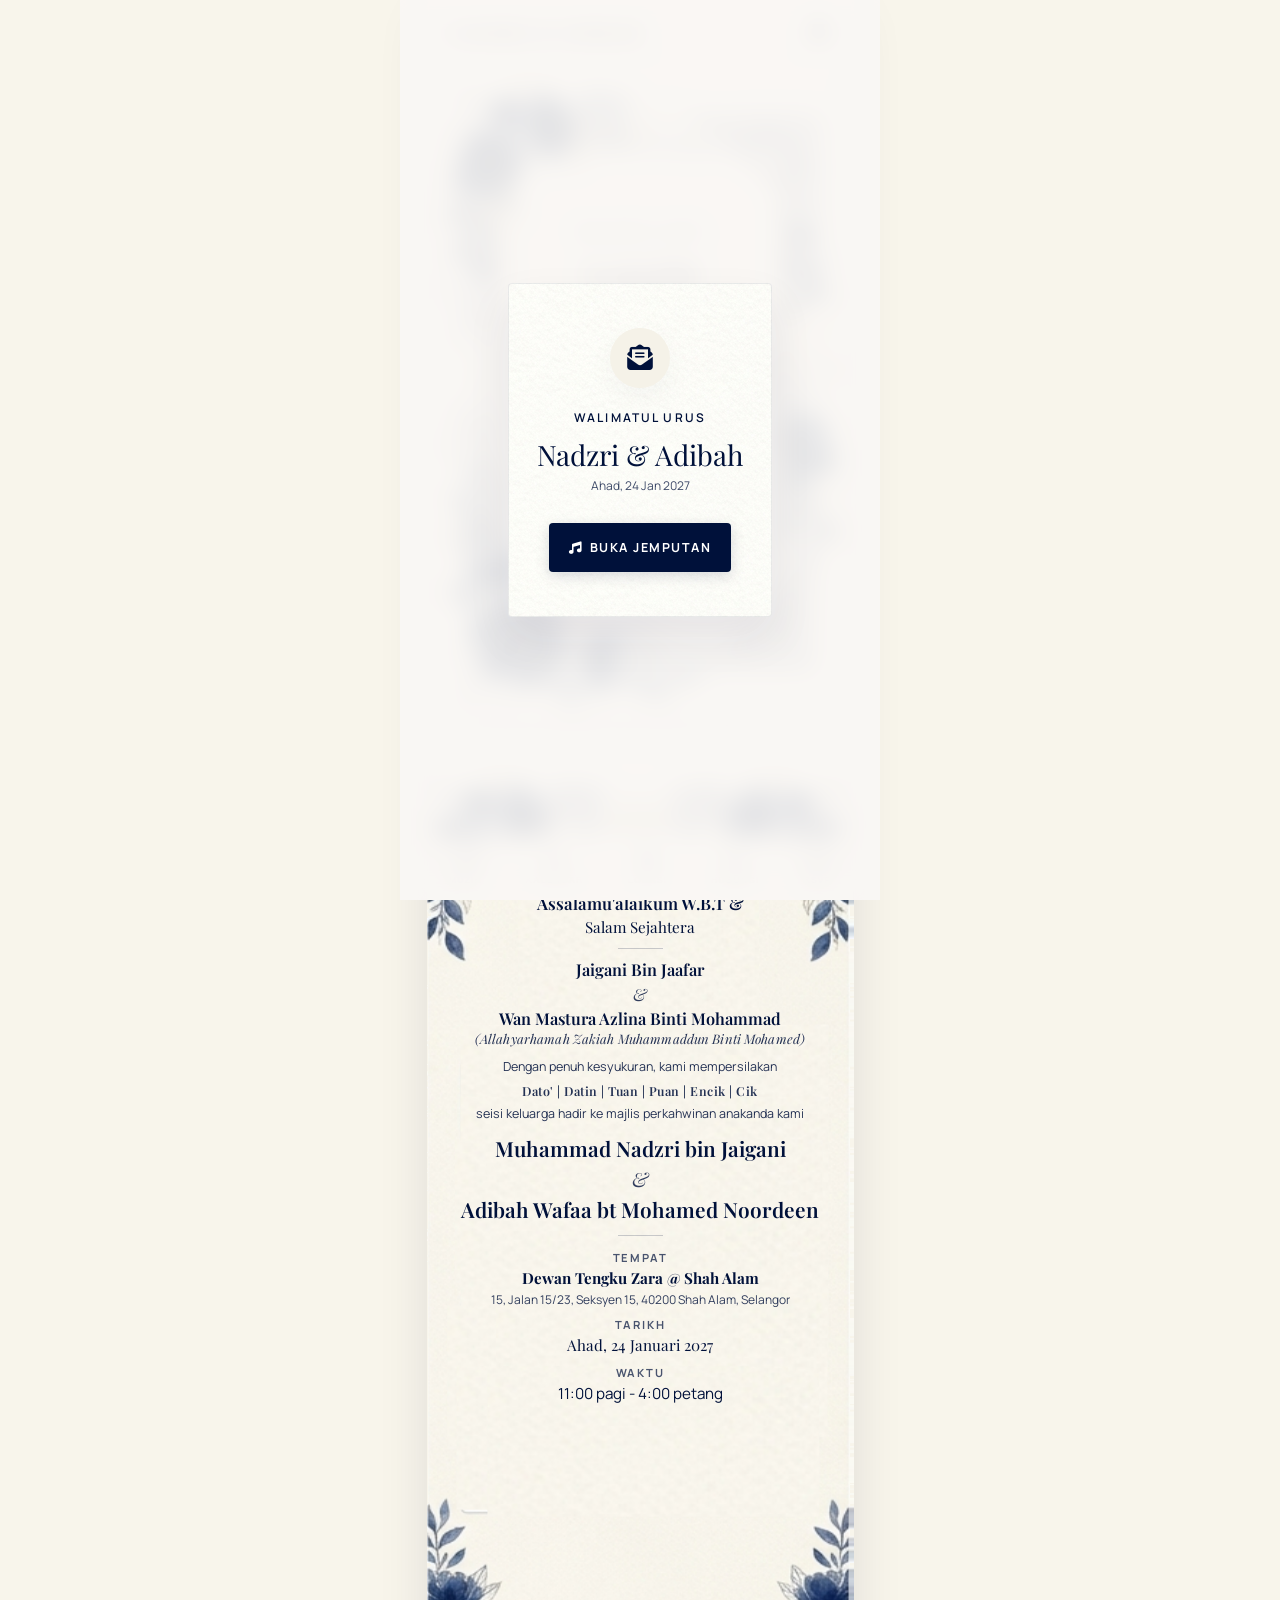
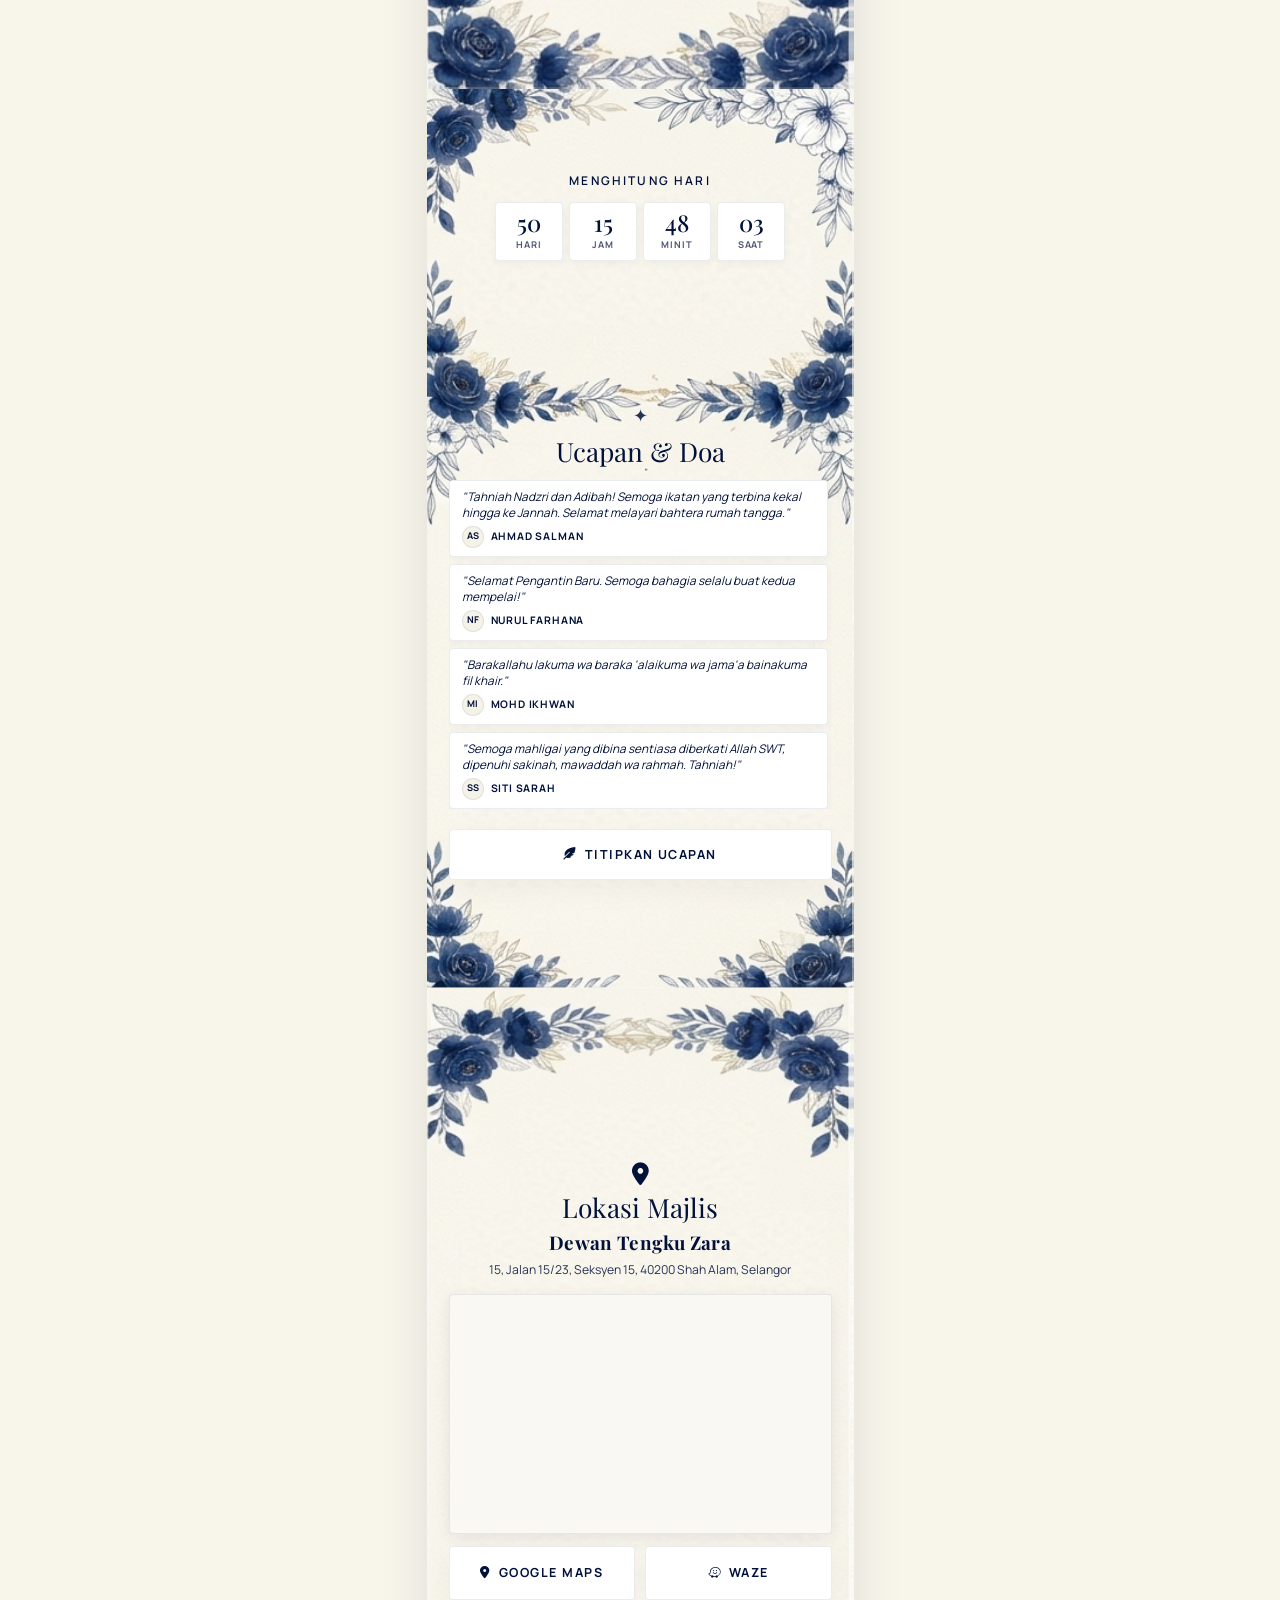
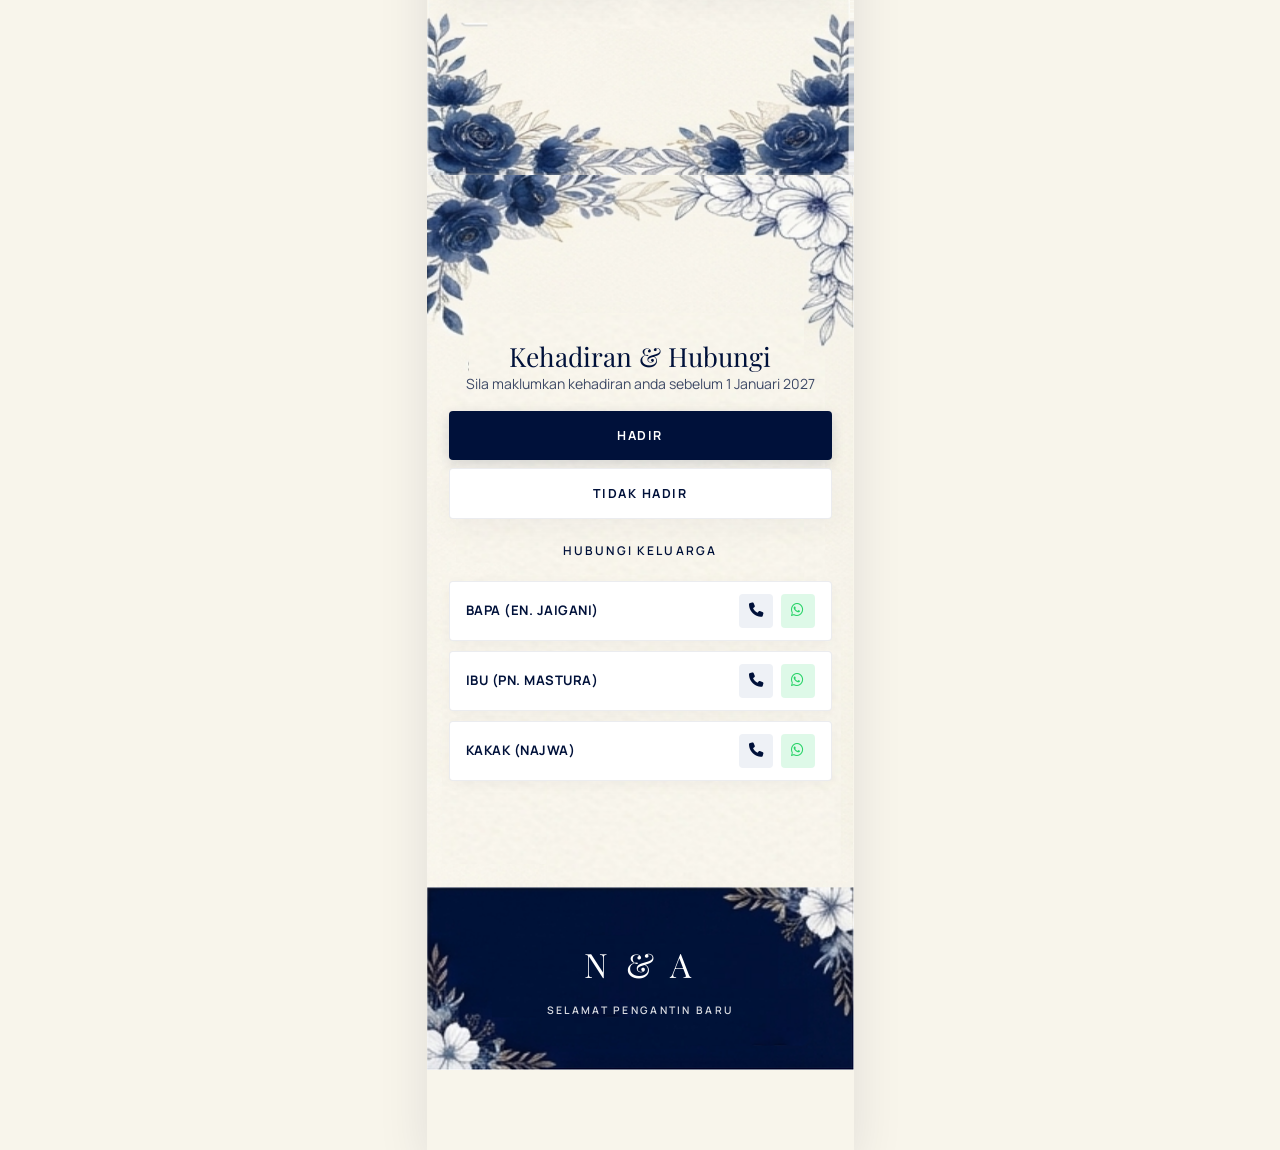
<file: index.html>
<!DOCTYPE html>

<html lang="ms">
<head>
<meta charset="utf-8"/>
<meta content="width=device-width, initial-scale=1.0, maximum-scale=1.0, user-scalable=no" name="viewport"/>
<title>Walimatul Urus Nadzri &amp; Adibah</title>
<meta name="description" content="Jemputan Walimatul Urus Muhammad Nadzri &amp; Adibah Wafaa pada Ahad, 24 Januari 2027 di Dewan Tengku Zara, Shah Alam."/>

<!-- Open Graph / WhatsApp Preview Meta Tags -->
<meta property="og:site_name" content="Walimatul Urus Nadzri &amp; Adibah"/>
<meta property="og:title" content="Walimatul Urus Nadzri &amp; Adibah"/>
<meta property="og:type" content="website"/>
<meta property="og:url" content="https://nadjai96.github.io/kad-kahwin/"/>
<meta property="og:description" content="Jemputan Walimatul Urus Muhammad Nadzri &amp; Adibah Wafaa pada Ahad, 24 Januari 2027 di Dewan Tengku Zara, Shah Alam."/>
<meta property="og:image" content="https://nadjai96.github.io/kad-kahwin/assets/og-thumbnail.jpg"/>
<meta property="og:image:secure_url" content="https://nadjai96.github.io/kad-kahwin/assets/og-thumbnail.jpg"/>
<meta property="og:image:type" content="image/jpeg"/>
<meta property="og:image:width" content="1200"/>
<meta property="og:image:height" content="630"/>
<meta property="og:image" content="https://nadjai96.github.io/kad-kahwin/assets/og-square.jpg"/>
<meta property="og:image:secure_url" content="https://nadjai96.github.io/kad-kahwin/assets/og-square.jpg"/>
<meta property="og:image:type" content="image/jpeg"/>
<meta property="og:image:width" content="600"/>
<meta property="og:image:height" content="600"/>
<link rel="image_src" href="https://nadjai96.github.io/kad-kahwin/assets/og-thumbnail.jpg"/>

<!-- Twitter Meta Tags -->
<meta name="twitter:card" content="summary_large_image"/>
<meta name="twitter:title" content="Walimatul Urus Nadzri &amp; Adibah"/>
<meta name="twitter:description" content="Jemputan Walimatul Urus Muhammad Nadzri &amp; Adibah Wafaa pada Ahad, 24 Januari 2027 di Dewan Tengku Zara, Shah Alam."/>
<meta name="twitter:image" content="https://nadjai96.github.io/kad-kahwin/assets/og-thumbnail.jpg"/>

<!-- Favicon / Apple Touch Icon -->
<link rel="icon" type="image/jpeg" href="assets/og-square.jpg"/>
<link rel="apple-touch-icon" href="assets/og-square.jpg"/>
<link href="https://fonts.googleapis.com" rel="preconnect"/>
<link crossorigin="" href="https://fonts.gstatic.com" rel="preconnect"/>
<link href="https://fonts.googleapis.com/css2?family=Great+Vibes&amp;family=Playfair+Display:ital,wght@0,400;0,600;0,700;1,400&amp;family=Manrope:wght@400;500;600;700&amp;display=swap" rel="stylesheet"/>
<link href="https://cdnjs.cloudflare.com/ajax/libs/font-awesome/6.4.0/css/all.min.css" rel="stylesheet"/>
<link href="styles.css" rel="stylesheet"/>
</head>
<body>
<!-- Background Music -->
<audio id="bg-music" loop="" preload="auto">
<source src="assets/gambus-kelantan.mp3" type="audio/mpeg"/>
</audio>
<div class="mobile-container">
<!-- ==========================================
             SCREEN 1: THE INVITATION CARD (HERO)
             ========================================== -->
<section class="screen-page hero-page" id="screen-hero">
<!-- Top App Bar matching screen.png -->
<header class="top-nav-bar movable-item" data-move-id="top-nav-bar">
<span class="brand-monogram" data-key="nav-monogram">NADZRI &amp; ADIBAH</span>
<button aria-label="Menu Navigasi" class="menu-icon-btn" id="menu-toggle-btn">
<i class="fa-solid fa-bars"></i>
</button>
</header>
<!-- Main Invitation Framed Card with exact floral & vintage border -->
<div class="invitation-card-wrapper">
<div class="invitation-card">
<div class="card-content">
<!-- Entire 1st Page Text Cluster (tight, close together, vertically centered) -->
<div class="hero-center-cluster movable-group" data-move-id="hero-all-text" style="transform: translateY(-15px);">
<!-- Upper Block: Title & Couple Names (close together) -->
<div class="hero-title-group movable-group" data-move-id="hero-title-group" style="transform: translateY(-53px);">
<p class="label-md letter-tracking-wide text-primary hero-top-label movable-item" data-key="hero-label" data-move-id="hero-top-label" style="transform: translateY(-16px);">WALIMATUL URUS</p>
<div class="couple-names movable-group" data-move-id="couple-names">
<h1 class="display-lg font-serif movable-item" data-key="groom-name" data-move-id="groom-name">NADZRI</h1>
<span class="ampersand-sign font-serif movable-item" data-key="ampersand" data-move-id="ampersand">&amp;</span>
<h1 class="display-lg font-serif movable-item" data-key="bride-name" data-move-id="bride-name">ADIBAH</h1>
</div>
</div>
<div class="hero-fine-divider movable-item" data-move-id="hero-fine-divider" style="transform: translateY(-30px);"></div>
<!-- Lower Block: Day, Date & Venue (close together) -->
<div class="hero-details-group movable-group" data-move-id="hero-details-group">
<p class="label-md letter-tracking-md text-primary hero-day-label movable-item" data-key="hero-day" data-move-id="hero-day-label">AHAD</p>
<div class="wedding-date-row movable-item" data-move-id="wedding-date-row">
<span class="date-digit" data-key="date-day">24</span>
<span class="date-sep">|</span>
<span class="date-digit" data-key="date-month">01</span>
<span class="date-sep">|</span>
<span class="date-digit" data-key="date-year">2027</span>
</div>
<div class="venue-info movable-item" data-move-id="venue-info" style="transform: translateY(38px);">
<p class="venue-title bold-text font-sans" data-key="venue-name">Dewan Tengku Zara</p>
<p class="venue-sub font-sans" data-key="venue-location">Shah Alam</p>
</div>
</div>
</div>
</div>
</div>
</div>
</section>
<!-- ==========================================
             SECTION 1.5: INVITATION GREETINGS & EVENT DETAILS
             (Between Screen 1 and Screen 2)
             ========================================== -->
<section class="screen-page content-page invitation-details-page" id="screen-invitation-details">
<div class="page-inner-content">
<div class="invitation-text-container">
<!-- Salam & Greetings -->
<div class="greet-block movable-group" data-move-id="greet-block">
<p class="greet-arabic font-serif movable-item" data-key="greet-salam" data-move-id="greet-salam">Assalamu'alaikum W.B.T &amp;</p>
<p class="greet-malay font-serif movable-item" data-key="greet-sejahtera" data-move-id="greet-sejahtera">Salam Sejahtera</p>
</div>
<div class="greet-divider-line movable-item" data-move-id="greet-divider-1"></div>
<!-- Parents / Hosts -->
<div class="parents-block movable-group" data-move-id="parents-block">
<h3 class="parent-name font-serif movable-item" data-key="parent-father" data-move-id="parent-father">Jaigani Bin Jaafar</h3>
<span class="parent-amp font-serif movable-item" data-move-id="parent-amp">&amp;</span>
<h3 class="parent-name font-serif movable-item" data-key="parent-mother" data-move-id="parent-mother">Wan Mastura Azlina Binti Mohammad</h3>
<p class="parent-late font-serif movable-item" data-key="parent-mother-late" data-move-id="parent-mother-late">(Allahyarhamah Zakiah Muhammaddun Binti Mohamed)</p>
</div>
<!-- Jemputan Verse -->
<div class="invitation-body-block movable-group" data-move-id="invitation-body-block">
<p class="body-sm text-primary movable-item" data-key="invite-verse-1" data-move-id="invite-verse-1">Dengan penuh kesyukuran, kami mempersilakan</p>
<p class="titles-honorific font-serif movable-item" data-key="invite-titles" data-move-id="invite-titles">Dato' | Datin | Tuan | Puan | Encik | Cik</p>
<p class="body-sm text-primary movable-item" data-key="invite-verse-2" data-move-id="invite-verse-2">seisi keluarga hadir ke majlis perkahwinan anakanda kami</p>
</div>
<!-- Bride & Groom -->
<div class="invitation-couple-block movable-group" data-move-id="invitation-couple-block">
<h2 class="couple-name-md font-serif movable-item" data-key="invite-groom" data-move-id="invite-groom">Muhammad Nadzri bin Jaigani</h2>
<span class="couple-amp font-serif movable-item" data-move-id="invite-amp">&amp;</span>
<h2 class="couple-name-md font-serif movable-item" data-key="invite-bride" data-move-id="invite-bride">Adibah Wafaa bt Mohamed Noordeen</h2>
</div>
<div class="greet-divider-line movable-item" data-move-id="greet-divider-2"></div>
<!-- Event Meta Details: Tempat, Tarikh, Waktu -->
<div class="event-meta-block movable-group" data-move-id="event-meta-block">
<!-- Tempat -->
<div class="meta-item movable-item" data-move-id="meta-tempat">
<p class="meta-label" data-key="meta-label-tempat">TEMPAT</p>
<p class="meta-value-title bold-text font-serif" data-key="meta-venue-name">Dewan Tengku Zara @ Shah Alam</p>
<p class="meta-value-sub" data-key="meta-venue-address">15, Jalan 15/23, Seksyen 15, 40200 Shah Alam, Selangor</p>
</div>
<!-- Tarikh -->
<div class="meta-item movable-item" data-move-id="meta-tarikh">
<p class="meta-label" data-key="meta-label-tarikh">TARIKH</p>
<p class="meta-value-title font-serif" data-key="meta-tarikh-val">Ahad, 24 Januari 2027</p>
</div>
<!-- Waktu -->
<div class="meta-item movable-item" data-move-id="meta-waktu">
<p class="meta-label" data-key="meta-label-waktu">WAKTU</p>
<p class="meta-value-title" data-key="meta-waktu-val">11:00 pagi - 4:00 petang</p>
</div>
</div>
</div>
</div>

</section>
<!-- ==========================================
             SCREEN 2: MENGHITUNG HARI & UCAPAN & DOA
             ========================================== -->
<section class="screen-page content-page" id="screen-countdown">
<div class="page-inner-content">
<!-- Countdown Section -->
<div class="section-block countdown-block movable-group" data-move-id="countdown-block">
<p class="label-md center-text letter-tracking-lg margin-bottom-sm text-primary movable-item" data-key="countdown-label" data-move-id="countdown-label">MENGHITUNG HARI</p>
<div class="timer-grid movable-item" data-move-id="timer-grid">
<div class="timer-box">
<span class="timer-number" data-key="timer-days" id="days">105</span>
<span class="timer-label">HARI</span>
</div>
<div class="timer-box">
<span class="timer-number" data-key="timer-hours" id="hours">09</span>
<span class="timer-label">JAM</span>
</div>
<div class="timer-box">
<span class="timer-number" data-key="timer-minutes" id="minutes">52</span>
<span class="timer-label">MINIT</span>
</div>
<div class="timer-box">
<span class="timer-number" data-key="timer-seconds" id="seconds">15</span>
<span class="timer-label">SAAT</span>
</div>
</div>
</div>
<!-- Spacer revealing the authentic botanical gold branch divider in user background -->
<div class="middle-divider-spacer movable-item" data-move-id="middle-divider-spacer"></div>
<!-- Wishes Section matching screen.png -->
<div class="section-block wishes-block movable-group" data-move-id="wishes-block">
<div class="section-title-wrapper movable-item" data-move-id="wishes-title-wrapper">
<div class="sparkle-star-icon">✦</div>
<h2 class="headline-md font-serif" data-key="wishes-title">Ucapan &amp; Doa</h2>
</div>
<div class="wishes-list movable-item" data-move-id="wishes-container" id="wishes-container">
<!-- Wish Card 1 -->
<div class="wish-card movable-item" data-move-id="wish-card-1">
<p class="body-md italic-text quote-text">"Tahniah Nadzri dan Adibah! Semoga ikatan yang terbina kekal hingga ke Jannah. Selamat melayari bahtera rumah tangga."</p>
<div class="wish-author-row">
<div class="avatar-badge">AS</div>
<span class="label-md bold-text author-name">AHMAD SALMAN</span>
</div>
</div>
<!-- Wish Card 2 -->
<div class="wish-card movable-item" data-move-id="wish-card-2">
<p class="body-md italic-text quote-text">"Selamat Pengantin Baru. Semoga bahagia selalu buat kedua mempelai!"</p>
<div class="wish-author-row">
<div class="avatar-badge">NF</div>
<span class="label-md bold-text author-name">NURUL FARHANA</span>
</div>
</div>
<!-- Wish Card 3 -->
<div class="wish-card movable-item" data-move-id="wish-card-3">
<p class="body-md italic-text quote-text">"Barakallahu lakuma wa baraka 'alaikuma wa jama'a bainakuma fil khair."</p>
<div class="wish-author-row">
<div class="avatar-badge">MI</div>
<span class="label-md bold-text author-name">MOHD IKHWAN</span>
</div>
</div>
<!-- Wish Card 4 -->
<div class="wish-card movable-item" data-move-id="wish-card-4">
<p class="body-md italic-text quote-text">"Semoga mahligai yang dibina sentiasa diberkati Allah SWT, dipenuhi sakinah, mawaddah wa rahmah. Tahniah!"</p>
<div class="wish-author-row">
<div class="avatar-badge">SS</div>
<span class="label-md bold-text author-name">SITI SARAH</span>
</div>
</div>
</div>
<!-- Add Wish Trigger Button -->
<button class="btn btn-secondary full-width margin-top-md movable-item" data-move-id="btn-trigger-wish-modal" id="btn-trigger-wish-modal" type="button">
<i class="fa-solid fa-feather-pointed"></i> TITIPKAN UCAPAN
                    </button>
</div>
</div>

</section>
<!-- ==========================================
             SCREEN 3: LOKASI MAJLIS
             ========================================== -->
<section class="screen-page content-page" id="screen-location">
<div class="page-inner-content">
<div class="section-block location-block movable-group" data-move-id="location-block">
<div class="location-header movable-item" data-move-id="location-header">
<i class="fa-solid fa-location-dot location-pin"></i>
<h2 class="headline-md font-serif" data-key="location-title">Lokasi Majlis</h2>
<h3 class="venue-name-highlight font-serif" data-key="location-hall">Dewan Tengku Zara</h3>
<p class="body-sm text-primary-muted font-sans location-full-address" data-key="location-address">15, Jalan 15/23, Seksyen 15, 40200 Shah Alam, Selangor</p>
</div>
<!-- Embedded Google Maps Card of the Location -->
<div class="map-card-container movable-item" data-move-id="perimeter-map-card">
<iframe allowfullscreen="" height="240" loading="lazy" referrerpolicy="no-referrer-when-downgrade" src="https://maps.google.com/maps?q=Dewan+Tengku+Zara+Seksyen+15+Shah+Alam&amp;t=&amp;z=15&amp;ie=UTF8&amp;iwloc=&amp;output=embed" style="border:0;" title="Peta Lokasi Google Maps Dewan Tengku Zara" width="100%">
</iframe>
</div>
<!-- Map Navigation Buttons -->
<div class="map-buttons-row movable-item" data-move-id="map-buttons-row">
<a class="btn btn-secondary map-action-btn" href="https://www.google.com/maps/search/?api=1&amp;query=Dewan+Tengku+Zara+Shah+Alam" id="btn-location-gmaps" rel="noopener noreferrer" target="_blank">
<i class="fa-solid fa-location-dot"></i> <span>GOOGLE MAPS</span>
</a>
<a class="btn btn-secondary map-action-btn" href="https://waze.com/ul?q=Dewan+Tengku+Zara+Shah+Alam" id="btn-location-waze" rel="noopener noreferrer" target="_blank">
<i class="fa-brands fa-waze"></i> <span>WAZE</span>
</a>
</div>
</div>
</div>

</section>
<!-- ==========================================
             SCREEN 4: KEHADIRAN & HUBUNGI KELUARGA + FOOTER
             ========================================== -->
<section class="screen-page content-page" id="screen-rsvp">
<div class="page-inner-content">
<!-- Kehadiran & Hubungi Header -->
<div class="section-block rsvp-header-block movable-group" data-move-id="rsvp-header-block">
<h2 class="headline-md font-serif" data-key="rsvp-title">Kehadiran &amp; Hubungi</h2>
<p class="body-md text-primary-muted center-text" data-key="rsvp-deadline">Sila maklumkan kehadiran anda sebelum 1 Januari 2027</p>
<!-- Hadir / Tidak Hadir Buttons -->
<div class="rsvp-choice-buttons">
<button class="btn btn-primary full-width" id="btn-rsvp-open-hadir" type="button">HADIR</button>
<button class="btn btn-ghost full-width" id="btn-rsvp-open-tidak" type="button">TIDAK HADIR</button>
</div>
</div>
<!-- Hubungi Keluarga Section matching screen.png Screen 4 -->
<div class="section-block family-block movable-group" data-move-id="family-block">
<p class="label-md center-text letter-tracking-lg margin-bottom-md text-primary" data-key="family-heading">HUBUNGI KELUARGA</p>
<div class="family-cards-list">
<!-- Contact 1: Bapa -->
<div class="family-card movable-item" data-move-id="family-card-1">
<div class="family-info">
<p class="family-role-name">BAPA (EN. JAIGANI)</p>
</div>
<div class="family-action-buttons">
<a aria-label="Telefon Bapa" class="icon-circle-btn" href="tel:+60137786149" title="Telefon">
<i class="fa-solid fa-phone"></i>
</a>
<a aria-label="WhatsApp Bapa" class="icon-circle-btn whatsapp-btn" href="https://wa.me/60137786149" rel="noopener noreferrer" target="_blank" title="WhatsApp">
<i class="fa-brands fa-whatsapp"></i>
</a>
</div>
</div>
<!-- Contact 2: Ibu -->
<div class="family-card movable-item" data-move-id="family-card-2">
<div class="family-info">
<p class="family-role-name">IBU (PN. MASTURA)</p>
</div>
<div class="family-action-buttons">
<a aria-label="Telefon Ibu" class="icon-circle-btn" href="tel:+60123169922" title="Telefon">
<i class="fa-solid fa-phone"></i>
</a>
<a aria-label="WhatsApp Ibu" class="icon-circle-btn whatsapp-btn" href="https://wa.me/60123169922" rel="noopener noreferrer" target="_blank" title="WhatsApp">
<i class="fa-brands fa-whatsapp"></i>
</a>
</div>
</div>
<!-- Contact 3: Kakak -->
<div class="family-card movable-item" data-move-id="family-card-3">
<div class="family-info">
<p class="family-role-name">KAKAK (NAJWA)</p>
</div>
<div class="family-action-buttons">
<a aria-label="Telefon Kakak" class="icon-circle-btn" href="tel:+60176966859" title="Telefon">
<i class="fa-solid fa-phone"></i>
</a>
<a aria-label="WhatsApp Kakak" class="icon-circle-btn whatsapp-btn" href="https://wa.me/60176966859" rel="noopener noreferrer" target="_blank" title="WhatsApp">
<i class="fa-brands fa-whatsapp"></i>
</a>
</div>
</div>
</div>
</div>
</div>

</section>
<!-- Deep Navy Site Footer Section (100% full width until the right and left) -->
<footer class="site-royal-footer-card">
<div class="footer-card-content movable-item" data-move-id="footer-card-content">
<h2 class="footer-monogram font-serif" data-key="footer-monogram">N &amp; A</h2>
<p class="footer-tagline" data-key="footer-tagline">SELAMAT PENGANTIN BARU</p>
</div>
</footer>
<!-- Spacer for fixed bottom bar -->
<div class="bottom-nav-spacer"></div>
<!-- ==========================================
             BOTTOM NAVIGATION BAR matching screen.png
             ========================================== -->
<nav class="bottom-nav" id="main-bottom-nav">
<button class="nav-item" id="nav-btn-music" type="button">
<i class="fa-solid fa-music nav-icon" id="music-icon-indicator"></i>
<span class="nav-label">MUZIK</span>
</button>
<button class="nav-item" id="nav-btn-calendar" type="button">
<i class="fa-regular fa-calendar nav-icon"></i>
<span class="nav-label">KALENDAR</span>
</button>
<button class="nav-item" id="nav-btn-location" type="button">
<i class="fa-solid fa-location-dot nav-icon"></i>
<span class="nav-label">LOKASI</span>
</button>
<button class="nav-item" id="nav-btn-contacts" type="button">
<i class="fa-solid fa-phone nav-icon"></i>
<span class="nav-label">HUBUNGI</span>
</button>
<button class="nav-item" id="nav-btn-rsvp" type="button">
<i class="fa-regular fa-envelope nav-icon"></i>
<span class="nav-label">RSVP</span>
</button>
</nav>
<!-- ==========================================
             INTERACTIVE MODALS & DRAWERS
             ========================================== -->
<!-- 1. RSVP Submission Modal -->
<div aria-hidden="true" class="modal-overlay" id="rsvp-modal">
<div class="modal-card">
<div class="modal-header">
<h3 class="headline-md font-serif">Borang Kehadiran</h3>
<button aria-label="Tutup" class="modal-close-btn" id="rsvp-modal-close" type="button">×</button>
</div>
<form class="modal-form" id="rsvp-submission-form">
<div class="form-group">
<label class="label-md">Status Kehadiran</label>
<div class="status-toggle-row">
<button class="toggle-option-btn active" data-status="HADIR" id="modal-tab-hadir" type="button">Hadir</button>
<button class="toggle-option-btn" data-status="TIDAK HADIR" id="modal-tab-tidak" type="button">Tidak Hadir</button>
</div>
</div>
<div class="form-group" id="pax-group">
<label class="label-md" for="pax-select">Jumlah Kehadiran</label>
<select class="form-input" id="pax-select">
<option value="1">1 Orang</option>
<option selected="" value="2">2 Orang</option>
<option value="3">3 Orang</option>
<option value="4">4 Orang</option>
<option value="5">5 Orang</option>
</select>
</div>
<div class="form-group">
<label class="label-md" for="guest-name">Nama Anda</label>
<input class="form-input" id="guest-name" placeholder="Masukkan nama penuh" required="" type="text"/>
</div>
<div class="form-group">
<label class="label-md" for="guest-phone">Nombor Telefon (Pilihan)</label>
<input class="form-input" id="guest-phone" placeholder="Contoh: 0123456789" type="tel"/>
</div>
<div class="form-group">
<label class="label-md" for="guest-wish">Ucapan &amp; Doa</label>
<textarea class="form-input form-textarea" id="guest-wish" placeholder="Titipkan ucapan buat kedua mempelai..." rows="3"></textarea>
</div>
<button class="btn btn-primary full-width" id="rsvp-submit-btn" type="submit">HANTAR JAWAPAN</button>
</form>
</div>
</div>
<!-- 2. Add Wish Modal -->
<div aria-hidden="true" class="modal-overlay" id="wish-modal">
<div class="modal-card">
<div class="modal-header">
<h3 class="headline-md font-serif">Titipkan Ucapan</h3>
<button aria-label="Tutup" class="modal-close-btn" id="wish-modal-close" type="button">×</button>
</div>
<form class="modal-form" id="standalone-wish-form">
<div class="form-group">
<label class="label-md" for="wish-author-name">Nama Anda</label>
<input class="form-input" id="wish-author-name" placeholder="Masukkan nama anda" required="" type="text"/>
</div>
<div class="form-group">
<label class="label-md" for="wish-author-text">Ucapan Buat Mempelai</label>
<textarea class="form-input form-textarea" id="wish-author-text" placeholder="Tuliskan ucapan tahniah &amp; doa anda..." required="" rows="4"></textarea>
</div>
<button class="btn btn-primary full-width" type="submit">HANTAR UCAPAN</button>
</form>
</div>
</div>
<!-- 3. Calendar Export Modal -->
<div aria-hidden="true" class="modal-overlay" id="calendar-modal">
<div class="modal-card">
<div class="modal-header">
<h3 class="headline-md font-serif">Simpan Tarikh</h3>
<button aria-label="Tutup" class="modal-close-btn" id="calendar-modal-close" type="button">×</button>
</div>
<div class="calendar-options-list">
<a class="btn btn-secondary full-width margin-bottom-sm" href="#" id="btn-add-google-cal" rel="noopener noreferrer" target="_blank">
<i class="fa-brands fa-google"></i> Google Calendar
                    </a>
<button class="btn btn-secondary full-width" id="btn-download-ics" type="button">
<i class="fa-solid fa-calendar-arrow-down"></i> Muat Turun (.ICS)
                    </button>
</div>
</div>
</div>
<!-- 4. Navigation Menu Drawer -->
<div aria-hidden="true" class="drawer-overlay" id="nav-drawer">
<div class="drawer-panel">
<div class="drawer-header">
<span class="brand-monogram">NADZRI &amp; ADIBAH</span>
<button aria-label="Tutup Menu" class="drawer-close-btn" id="nav-drawer-close" type="button">×</button>
</div>
<ul class="drawer-menu-list">
<li><a class="drawer-link" href="#screen-hero"><i class="fa-solid fa-heart"></i> Jemputan</a></li>
<li><a class="drawer-link" href="#screen-countdown"><i class="fa-regular fa-clock"></i> Menghitung Hari</a></li>
<li><a class="drawer-link" href="#screen-countdown"><i class="fa-solid fa-sparkles"></i> Ucapan &amp; Doa</a></li>
<li><a class="drawer-link" href="#screen-location"><i class="fa-solid fa-location-dot"></i> Lokasi Majlis</a></li>
<li><a class="drawer-link" href="#screen-rsvp"><i class="fa-regular fa-envelope"></i> Kehadiran &amp; Hubungi</a></li>
</ul>
</div>
</div>
<!-- 5. Initial Audio Unlock Overlay -->
<div class="audio-overlay" id="audio-overlay">
<div class="audio-overlay-card">
<div class="envelope-stamp"><i class="fa-solid fa-envelope-open-text"></i></div>
<p class="label-md letter-tracking-lg margin-bottom-xs">WALIMATUL URUS</p>
<h2 class="display-sm font-serif">Nadzri &amp; Adibah</h2>
<p class="body-sm text-primary-muted margin-bottom-lg">Ahad, 24 Jan 2027</p>
<button class="btn btn-primary" id="open-invite" type="button">
<i class="fa-solid fa-music"></i> BUKA JEMPUTAN
                </button>
</div>
</div>
</div>
<script src="script.js"></script>
</body>
</html>
</file>
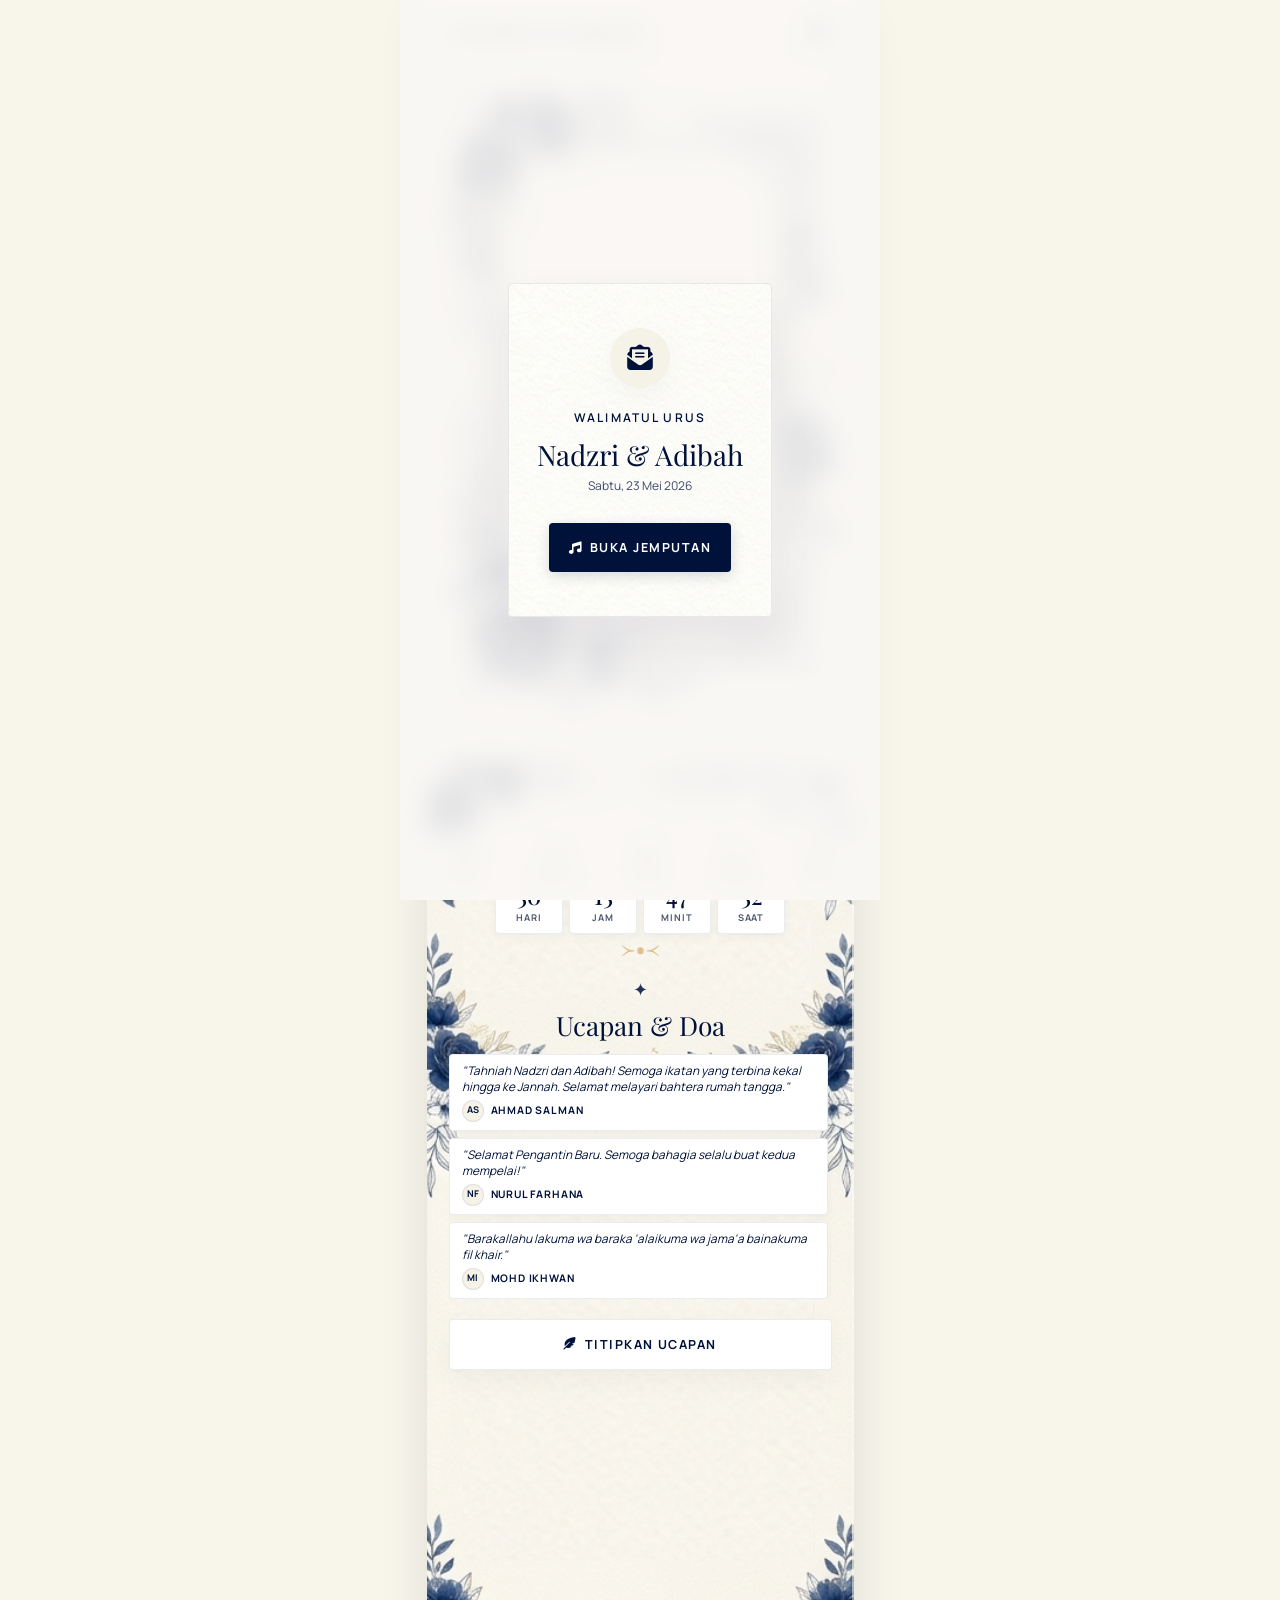
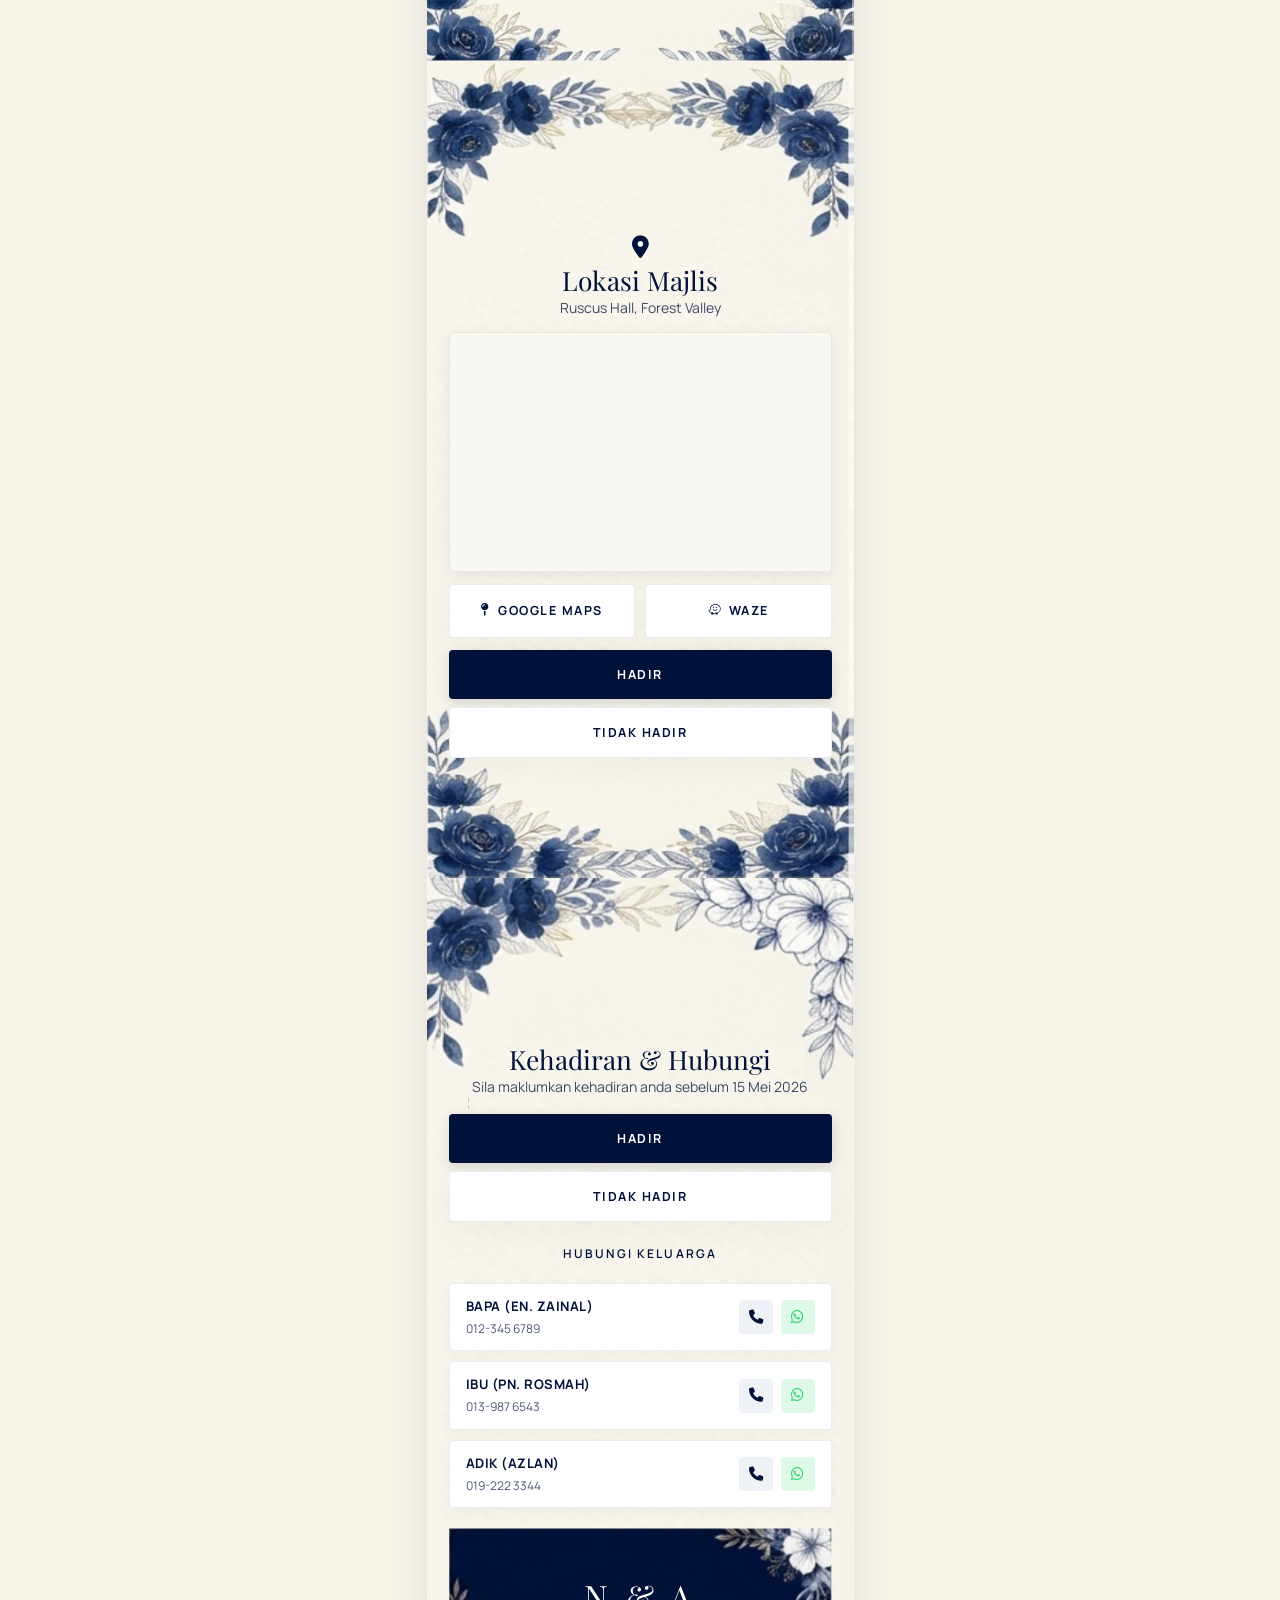
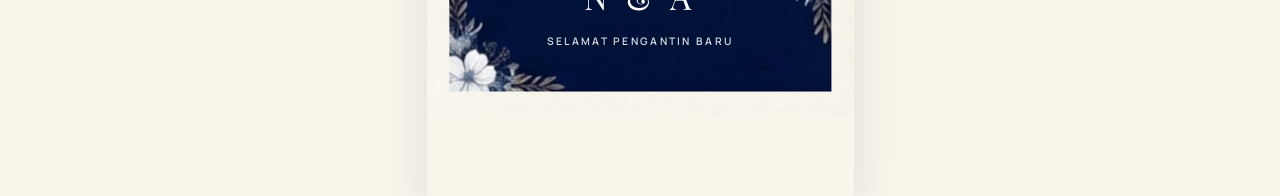
<file: index_kad2.html>
<!DOCTYPE html>
<html lang="ms">
<head>
    <meta charset="UTF-8">
    <meta name="viewport" content="width=device-width, initial-scale=1.0, maximum-scale=1.0, user-scalable=no">
    <title>Walimatul Urus Nadzri & Adibah</title>
    <link rel="preconnect" href="https://fonts.googleapis.com">
    <link rel="preconnect" href="https://fonts.gstatic.com" crossorigin>
    <link href="https://fonts.googleapis.com/css2?family=Great+Vibes&family=Playfair+Display:ital,wght@0,400;0,600;0,700;1,400&family=Manrope:wght@400;500;600;700&display=swap" rel="stylesheet">
    <link href="https://cdnjs.cloudflare.com/ajax/libs/font-awesome/6.4.0/css/all.min.css" rel="stylesheet">
    <link rel="stylesheet" href="styles.css">
</head>
<body>
    <!-- Background Music -->
    <audio id="bg-music" loop preload="auto">
        <source src="assets/kenny-g-forever-in-love.mp3" type="audio/mpeg">
    </audio>

    <div class="mobile-container">
        
        <!-- ==========================================
             SCREEN 1: THE INVITATION CARD (HERO)
             ========================================== -->
        <section id="screen-hero" class="screen-page hero-page">
            <!-- Top App Bar matching screen.png -->
            <header class="top-nav-bar">
                <span class="brand-monogram">NADZRI & ADIBAH</span>
                <button class="menu-icon-btn" id="menu-toggle-btn" aria-label="Menu Navigasi">
                    <i class="fa-solid fa-bars"></i>
                </button>
            </header>

            <!-- Main Invitation Framed Card -->
            <div class="invitation-card-wrapper">
                <div class="invitation-card">
                    <!-- Inner Ornamental Vintage Line Border -->
                    <div class="ornate-inner-border"></div>

                    <div class="card-content">
                        <p class="label-md letter-tracking-wide text-primary-muted">WALIMATUL URUS</p>
                        
                        <div class="couple-names">
                            <h1 class="display-lg font-serif">NADZRI</h1>
                            <span class="ampersand-sign">&</span>
                            <h1 class="display-lg font-serif">ADIBAH</h1>
                        </div>
                        
                        <div class="hero-fine-divider"></div>
                        
                        <p class="label-md letter-tracking-md text-primary-muted">SABTU</p>
                        
                        <div class="wedding-date-row">
                            <span class="date-digit">23</span>
                            <span class="date-sep">|</span>
                            <span class="date-digit">05</span>
                            <span class="date-sep">|</span>
                            <span class="date-digit">2026</span>
                        </div>
                        
                        <div class="venue-info">
                            <p class="body-lg bold-text text-primary">RUSCUS HALL</p>
                            <p class="body-md text-primary-muted">Forest Valley, Cheras</p>
                        </div>
                    </div>
                </div>
            </div>
        </section>

        <!-- ==========================================
             SCREEN 2: MENGHITUNG HARI & UCAPAN & DOA
             ========================================== -->
        <section id="screen-countdown" class="screen-page content-page">
            <div class="screen-floral-top"></div>

            <div class="page-inner-content">
                <!-- Countdown Section -->
                <div class="section-block countdown-block">
                    <p class="label-md center-text letter-tracking-lg margin-bottom-sm">MENGHITUNG HARI</p>
                    
                    <div class="timer-grid">
                        <div class="timer-box">
                            <span id="days" class="timer-number">124</span>
                            <span class="timer-label">HARI</span>
                        </div>
                        <div class="timer-box">
                            <span id="hours" class="timer-number">08</span>
                            <span class="timer-label">JAM</span>
                        </div>
                        <div class="timer-box">
                            <span id="minutes" class="timer-number">42</span>
                            <span class="timer-label">MINIT</span>
                        </div>
                        <div class="timer-box">
                            <span id="seconds" class="timer-number">15</span>
                            <span class="timer-label">SAAT</span>
                        </div>
                    </div>
                </div>

                <!-- Botanical Gold Foil Divider matching screen.png -->
                <div class="botanical-gold-divider">
                    <svg viewBox="0 0 320 28" fill="none" xmlns="http://www.w3.org/2000/svg">
                        <path d="M10 14H135M185 14H310" stroke="url(#goldGradient)" stroke-width="1.2" stroke-linecap="round"/>
                        <circle cx="160" cy="14" r="3" fill="url(#goldGradient)"/>
                        <path d="M145 10C150 14 150 14 155 14C150 14 150 14 145 18" stroke="url(#goldGradient)" stroke-width="1.2" stroke-linecap="round"/>
                        <path d="M175 10C170 14 170 14 165 14C170 14 170 14 175 18" stroke="url(#goldGradient)" stroke-width="1.2" stroke-linecap="round"/>
                        <defs>
                            <linearGradient id="goldGradient" x1="0%" y1="0%" x2="100%" y2="0%">
                                <stop offset="0%" stop-color="#c19a5b" stop-opacity="0.3"/>
                                <stop offset="50%" stop-color="#dfbe7e"/>
                                <stop offset="100%" stop-color="#c19a5b" stop-opacity="0.3"/>
                            </linearGradient>
                        </defs>
                    </svg>
                </div>

                <!-- Wishes Section matching screen.png -->
                <div class="section-block wishes-block">
                    <div class="section-title-wrapper">
                        <div class="sparkle-star-icon">✦</div>
                        <h2 class="headline-md font-serif">Ucapan & Doa</h2>
                    </div>

                    <div class="wishes-list" id="wishes-container">
                        <!-- Wish Card 1 -->
                        <div class="wish-card">
                            <p class="body-md italic-text quote-text">"Tahniah Nadzri dan Adibah! Semoga ikatan yang terbina kekal hingga ke Jannah. Selamat melayari bahtera rumah tangga."</p>
                            <div class="wish-author-row">
                                <div class="avatar-badge">AS</div>
                                <span class="label-md bold-text author-name">AHMAD SALMAN</span>
                            </div>
                        </div>

                        <!-- Wish Card 2 -->
                        <div class="wish-card">
                            <p class="body-md italic-text quote-text">"Selamat Pengantin Baru. Semoga bahagia selalu buat kedua mempelai!"</p>
                            <div class="wish-author-row">
                                <div class="avatar-badge">NF</div>
                                <span class="label-md bold-text author-name">NURUL FARHANA</span>
                            </div>
                        </div>

                        <!-- Wish Card 3 -->
                        <div class="wish-card">
                            <p class="body-md italic-text quote-text">"Barakallahu lakuma wa baraka 'alaikuma wa jama'a bainakuma fil khair."</p>
                            <div class="wish-author-row">
                                <div class="avatar-badge">MI</div>
                                <span class="label-md bold-text author-name">MOHD IKHWAN</span>
                            </div>
                        </div>
                    </div>

                    <!-- Add Wish Trigger Button -->
                    <button type="button" class="btn btn-secondary full-width margin-top-md" id="btn-trigger-wish-modal">
                        <i class="fa-solid fa-feather-pointed"></i> TITIPKAN UCAPAN
                    </button>
                </div>
            </div>

            <div class="screen-floral-bottom"></div>
        </section>

        <!-- ==========================================
             SCREEN 3: LOKASI MAJLIS
             ========================================== -->
        <section id="screen-location" class="screen-page content-page">
            <div class="screen-floral-top"></div>

            <div class="page-inner-content">
                <div class="section-block location-block">
                    <div class="location-header">
                        <i class="fa-solid fa-location-dot location-pin"></i>
                        <h2 class="headline-md font-serif">Lokasi Majlis</h2>
                        <p class="body-md text-primary-muted">Ruscus Hall, Forest Valley</p>
                    </div>

                    <!-- Map Card matching screen.png -->
                    <div class="map-card-container">
                        <iframe 
                            src="https://maps.google.com/maps?q=Ruscus+Hall+Forest+Valley+Cheras&t=&z=15&ie=UTF8&iwloc=&output=embed" 
                            width="100%" 
                            height="240" 
                            style="border:0;" 
                            allowfullscreen="" 
                            loading="lazy" 
                            referrerpolicy="no-referrer-when-downgrade"
                            title="Peta Lokasi Ruscus Hall">
                        </iframe>
                    </div>

                    <!-- Map Navigation Buttons -->
                    <div class="map-buttons-row">
                        <a href="https://www.google.com/maps/search/Ruscus+Hall+Forest+Valley+Cheras" target="_blank" rel="noopener noreferrer" class="btn btn-secondary map-action-btn">
                            <i class="fa-solid fa-map-pin"></i> GOOGLE MAPS
                        </a>
                        <a href="https://waze.com/ul?q=Ruscus+Hall+Forest+Valley+Cheras" target="_blank" rel="noopener noreferrer" class="btn btn-secondary map-action-btn">
                            <i class="fa-brands fa-waze"></i> WAZE
                        </a>
                    </div>

                    <!-- Quick RSVP Actions matching screen.png Screen 3 -->
                    <div class="quick-rsvp-group">
                        <button type="button" class="btn btn-primary full-width" id="btn-location-hadir">HADIR</button>
                        <button type="button" class="btn btn-ghost full-width" id="btn-location-tidak">TIDAK HADIR</button>
                    </div>
                </div>
            </div>

            <div class="screen-floral-bottom"></div>
        </section>

        <!-- ==========================================
             SCREEN 4: KEHADIRAN & HUBUNGI KELUARGA + FOOTER
             ========================================== -->
        <section id="screen-rsvp" class="screen-page content-page">
            <div class="screen-floral-top"></div>

            <div class="page-inner-content">
                <!-- Kehadiran & Hubungi Header -->
                <div class="section-block rsvp-header-block">
                    <h2 class="headline-md font-serif">Kehadiran & Hubungi</h2>
                    <p class="body-md text-primary-muted center-text">Sila maklumkan kehadiran anda sebelum 15 Mei 2026</p>

                    <!-- Hadir / Tidak Hadir Buttons -->
                    <div class="rsvp-choice-buttons">
                        <button type="button" class="btn btn-primary full-width" id="btn-rsvp-open-hadir">HADIR</button>
                        <button type="button" class="btn btn-ghost full-width" id="btn-rsvp-open-tidak">TIDAK HADIR</button>
                    </div>
                </div>

                <!-- Hubungi Keluarga Section matching screen.png Screen 4 -->
                <div class="section-block family-block">
                    <p class="label-md center-text letter-tracking-lg margin-bottom-md">HUBUNGI KELUARGA</p>

                    <div class="family-cards-list">
                        <!-- Contact 1: Bapa -->
                        <div class="family-card">
                            <div class="family-info">
                                <p class="family-role-name">BAPA (EN. ZAINAL)</p>
                                <p class="family-phone-number">012-345 6789</p>
                            </div>
                            <div class="family-action-buttons">
                                <a href="tel:0123456789" class="icon-circle-btn" aria-label="Telefon Bapa">
                                    <i class="fa-solid fa-phone"></i>
                                </a>
                                <a href="https://wa.me/60123456789" target="_blank" rel="noopener noreferrer" class="icon-circle-btn whatsapp-btn" aria-label="WhatsApp Bapa">
                                    <i class="fa-brands fa-whatsapp"></i>
                                </a>
                            </div>
                        </div>

                        <!-- Contact 2: Ibu -->
                        <div class="family-card">
                            <div class="family-info">
                                <p class="family-role-name">IBU (PN. ROSMAH)</p>
                                <p class="family-phone-number">013-987 6543</p>
                            </div>
                            <div class="family-action-buttons">
                                <a href="tel:0139876543" class="icon-circle-btn" aria-label="Telefon Ibu">
                                    <i class="fa-solid fa-phone"></i>
                                </a>
                                <a href="https://wa.me/60139876543" target="_blank" rel="noopener noreferrer" class="icon-circle-btn whatsapp-btn" aria-label="WhatsApp Ibu">
                                    <i class="fa-brands fa-whatsapp"></i>
                                </a>
                            </div>
                        </div>

                        <!-- Contact 3: Adik -->
                        <div class="family-card">
                            <div class="family-info">
                                <p class="family-role-name">ADIK (AZLAN)</p>
                                <p class="family-phone-number">019-222 3344</p>
                            </div>
                            <div class="family-action-buttons">
                                <a href="tel:0192223344" class="icon-circle-btn" aria-label="Telefon Adik">
                                    <i class="fa-solid fa-phone"></i>
                                </a>
                                <a href="https://wa.me/60192223344" target="_blank" rel="noopener noreferrer" class="icon-circle-btn whatsapp-btn" aria-label="WhatsApp Adik">
                                    <i class="fa-brands fa-whatsapp"></i>
                                </a>
                            </div>
                        </div>
                    </div>
                </div>

                <!-- Deep Navy Site Footer Card matching screen.png Screen 4 -->
                <footer class="site-royal-footer-card">
                    <div class="footer-card-content">
                        <h2 class="footer-monogram font-serif">N & A</h2>
                        <p class="footer-tagline">SELAMAT PENGANTIN BARU</p>
                    </div>
                </footer>
            </div>
        </section>

        <!-- Spacer for fixed bottom bar -->
        <div class="bottom-nav-spacer"></div>

        <!-- ==========================================
             BOTTOM NAVIGATION BAR matching screen.png
             ========================================== -->
        <nav class="bottom-nav" id="main-bottom-nav">
            <button type="button" class="nav-item" id="nav-btn-music">
                <i class="fa-solid fa-music nav-icon" id="music-icon-indicator"></i>
                <span class="nav-label">MUZIK</span>
            </button>
            <button type="button" class="nav-item" id="nav-btn-calendar">
                <i class="fa-regular fa-calendar nav-icon"></i>
                <span class="nav-label">KALENDAR</span>
            </button>
            <button type="button" class="nav-item" id="nav-btn-location">
                <i class="fa-solid fa-location-dot nav-icon"></i>
                <span class="nav-label">LOKASI</span>
            </button>
            <button type="button" class="nav-item" id="nav-btn-contacts">
                <i class="fa-solid fa-phone nav-icon"></i>
                <span class="nav-label">HUBUNGI</span>
            </button>
            <button type="button" class="nav-item" id="nav-btn-rsvp">
                <i class="fa-regular fa-envelope nav-icon"></i>
                <span class="nav-label">RSVP</span>
            </button>
        </nav>

        <!-- ==========================================
             INTERACTIVE MODALS & DRAWERS
             ========================================== -->

        <!-- 1. RSVP Submission Modal -->
        <div id="rsvp-modal" class="modal-overlay" aria-hidden="true">
            <div class="modal-card">
                <div class="modal-header">
                    <h3 class="headline-md font-serif">Borang Kehadiran</h3>
                    <button type="button" class="modal-close-btn" id="rsvp-modal-close" aria-label="Tutup">&times;</button>
                </div>
                <form id="rsvp-submission-form" class="modal-form">
                    <div class="form-group">
                        <label class="label-md">Status Kehadiran</label>
                        <div class="status-toggle-row">
                            <button type="button" class="toggle-option-btn active" id="modal-tab-hadir" data-status="HADIR">Hadir</button>
                            <button type="button" class="toggle-option-btn" id="modal-tab-tidak" data-status="TIDAK HADIR">Tidak Hadir</button>
                        </div>
                    </div>

                    <div id="pax-group" class="form-group">
                        <label for="pax-select" class="label-md">Jumlah Kehadiran</label>
                        <select id="pax-select" class="form-input">
                            <option value="1">1 Orang</option>
                            <option value="2" selected>2 Orang</option>
                            <option value="3">3 Orang</option>
                            <option value="4">4 Orang</option>
                            <option value="5">5 Orang</option>
                        </select>
                    </div>

                    <div class="form-group">
                        <label for="guest-name" class="label-md">Nama Anda</label>
                        <input type="text" id="guest-name" class="form-input" placeholder="Masukkan nama penuh" required>
                    </div>

                    <div class="form-group">
                        <label for="guest-phone" class="label-md">Nombor Telefon (Pilihan)</label>
                        <input type="tel" id="guest-phone" class="form-input" placeholder="Contoh: 0123456789">
                    </div>

                    <div class="form-group">
                        <label for="guest-wish" class="label-md">Ucapan & Doa</label>
                        <textarea id="guest-wish" class="form-input form-textarea" rows="3" placeholder="Titipkan ucapan buat kedua mempelai..."></textarea>
                    </div>

                    <button type="submit" class="btn btn-primary full-width" id="rsvp-submit-btn">HANTAR JAWAPAN</button>
                </form>
            </div>
        </div>

        <!-- 2. Add Wish Modal -->
        <div id="wish-modal" class="modal-overlay" aria-hidden="true">
            <div class="modal-card">
                <div class="modal-header">
                    <h3 class="headline-md font-serif">Titipkan Ucapan</h3>
                    <button type="button" class="modal-close-btn" id="wish-modal-close" aria-label="Tutup">&times;</button>
                </div>
                <form id="standalone-wish-form" class="modal-form">
                    <div class="form-group">
                        <label for="wish-author-name" class="label-md">Nama Anda</label>
                        <input type="text" id="wish-author-name" class="form-input" placeholder="Masukkan nama anda" required>
                    </div>
                    <div class="form-group">
                        <label for="wish-author-text" class="label-md">Ucapan Buat Mempelai</label>
                        <textarea id="wish-author-text" class="form-input form-textarea" rows="4" placeholder="Tuliskan ucapan tahniah & doa anda..." required></textarea>
                    </div>
                    <button type="submit" class="btn btn-primary full-width">HANTAR UCAPAN</button>
                </form>
            </div>
        </div>

        <!-- 3. Calendar Export Modal -->
        <div id="calendar-modal" class="modal-overlay" aria-hidden="true">
            <div class="modal-card">
                <div class="modal-header">
                    <h3 class="headline-md font-serif">Simpan Tarikh</h3>
                    <button type="button" class="modal-close-btn" id="calendar-modal-close" aria-label="Tutup">&times;</button>
                </div>
                <div class="calendar-options-list">
                    <a id="btn-add-google-cal" href="#" target="_blank" rel="noopener noreferrer" class="btn btn-secondary full-width margin-bottom-sm">
                        <i class="fa-brands fa-google"></i> Google Calendar
                    </a>
                    <button type="button" id="btn-download-ics" class="btn btn-secondary full-width">
                        <i class="fa-solid fa-calendar-arrow-down"></i> Muat Turun (.ICS)
                    </button>
                </div>
            </div>
        </div>

        <!-- 4. Navigation Menu Drawer -->
        <div id="nav-drawer" class="drawer-overlay" aria-hidden="true">
            <div class="drawer-panel">
                <div class="drawer-header">
                    <span class="brand-monogram">NADZRI & ADIBAH</span>
                    <button type="button" class="drawer-close-btn" id="nav-drawer-close" aria-label="Tutup Menu">&times;</button>
                </div>
                <ul class="drawer-menu-list">
                    <li><a href="#screen-hero" class="drawer-link"><i class="fa-solid fa-heart"></i> Jemputan</a></li>
                    <li><a href="#screen-countdown" class="drawer-link"><i class="fa-regular fa-clock"></i> Menghitung Hari</a></li>
                    <li><a href="#screen-countdown" class="drawer-link"><i class="fa-solid fa-sparkles"></i> Ucapan & Doa</a></li>
                    <li><a href="#screen-location" class="drawer-link"><i class="fa-solid fa-location-dot"></i> Lokasi Majlis</a></li>
                    <li><a href="#screen-rsvp" class="drawer-link"><i class="fa-regular fa-envelope"></i> Kehadiran & Hubungi</a></li>
                </ul>
            </div>
        </div>

        <!-- 5. Initial Audio Unlock Overlay -->
        <div id="audio-overlay" class="audio-overlay">
            <div class="audio-overlay-card">
                <div class="envelope-stamp"><i class="fa-solid fa-envelope-open-text"></i></div>
                <p class="label-md letter-tracking-lg margin-bottom-xs">WALIMATUL URUS</p>
                <h2 class="display-sm font-serif">Nadzri & Adibah</h2>
                <p class="body-sm text-primary-muted margin-bottom-lg">Sabtu, 23 Mei 2026</p>
                <button type="button" class="btn btn-primary" id="open-invite">
                    <i class="fa-solid fa-music"></i> BUKA JEMPUTAN
                </button>
            </div>
        </div>

    </div>

    <script src="script.js"></script>
</body>
</html>
</file>
<file: styles.css>
:root {
    /* Colors & Atmospheric Depth (from DESIGN.md) */
    --primary: #00113a;                     /* Deep Royal Navy / Ink */
    --primary-container: #002366;           /* Botanical accent */
    --on-primary: #ffffff;
    --surface: #f8f5eb;                     /* Exact ivory stationery paper from user backgrounds [248, 245, 235] */
    --surface-container-lowest: #ffffff;    /* Floating cards */
    --surface-container-low: #f5f2e8;       /* Subtle depth */
    --outline-variant: rgba(0, 17, 58, 0.08); /* Ghost border (felt, not seen) */
    --outline: #757682;                     /* Input lines */
    --error: #ba1a1a;
    --ambient-shadow: 0 10px 30px rgba(0, 17, 58, 0.04);
    --ambient-shadow-md: 0 14px 34px rgba(0, 17, 58, 0.06);
    --ambient-shadow-lg: 0 20px 44px rgba(0, 17, 58, 0.08);
    
    /* Dynamic Layout & Section Customizer Variables */
    --card-max-width: 427px;
    
    /* Section 1: Hero Card */
    --s1-padding-top: 96px;
    --s1-padding-bottom: 76px;
    --s1-bg-scale-x: 100%;
    --s1-bg-scale-y: 100%;
    --s1-bg-pos-x: center;
    --s1-bg-pos-y: 0px;
    
    /* Section 1.5: Jemputan */
    --s15-min-height: 927px;
    --s15-padding-top: 130px;
    --s15-padding-bottom: 110px;
    --s15-bg-scale-x: 100%;
    --s15-bg-scale-y: 100%;
    --s15-bg-pos-x: center;
    --s15-bg-pos-y: 0px;
    
    /* Section 2: Hitung Hari & Ucapan */
    --s2-min-height: 899px;
    --s2-padding-top: 78px;
    --s2-spacer-height: 140px;
    --s2-padding-bottom: 40px;
    --s2-bg-scale-x: 100%;
    --s2-bg-scale-y: 100%;
    --s2-bg-pos-x: center;
    --s2-bg-pos-y: 0px;
    
    /* Section 3: Lokasi */
    --s3-min-height: 787px;
    --s3-padding-top: 175px;
    --s3-map-height: 215px;
    --s3-padding-bottom: 120px;
    --s3-bg-scale-x: 100%;
    --s3-bg-scale-y: 100%;
    --s3-bg-pos-x: center;
    --s3-bg-pos-y: 0px;
    
    /* Section 4: RSVP */
    --s4-min-height: 712px;
    --s4-padding-top: 165px;
    --s4-padding-bottom: 24px;
    --s4-bg-scale-x: 100%;
    --s4-bg-scale-y: 100%;
    --s4-bg-pos-x: center;
    --s4-bg-pos-y: 0px;

    /* Navy Footer */
    --footer-bg-scale-x: 100%;
    --footer-bg-scale-y: 100%;
    --footer-bg-pos-x: center;
    --footer-bg-pos-y: 0px;
    
    /* Typography (from DESIGN.md) */
    --font-serif: 'Playfair Display', serif;
    --font-cursive: 'Great Vibes', cursive;
    --font-sans: 'Manrope', sans-serif;
    
    /* Radii */
    --round-four: 0.25rem;                  /* 4px architectural precision */
    --round-sm: 4px;
    --round-md: 8px;
    --round-full: 9999px;
}

/* Reset & Global */
* {
    margin: 0;
    padding: 0;
    box-sizing: border-box;
    scroll-behavior: smooth;
    -webkit-tap-highlight-color: transparent;
}

body {
    background-color: #f8f5eb;
    color: var(--primary);
    font-family: var(--font-sans);
    line-height: 1.6;
    display: flex;
    justify-content: center;
    min-height: 100vh;
}

/* Typography Utility Classes */
.font-serif { font-family: var(--font-serif); }
.font-cursive { font-family: var(--font-cursive); }
.font-sans { font-family: var(--font-sans); }

.display-lg {
    font-size: 2.3rem;
    letter-spacing: -0.02em;
    line-height: 1.1;
    font-weight: 400;
}

.display-md {
    font-size: 2.2rem;
    font-weight: 400;
    line-height: 1.1;
}

.display-sm {
    font-size: 1.75rem;
    font-weight: 400;
}

.headline-md {
    font-size: 1.65rem;
    font-weight: 400;
    line-height: 1.25;
    text-align: center;
    color: var(--primary);
}

.body-lg {
    font-size: 1rem;
    line-height: 1.5;
}

.body-md {
    font-size: 0.875rem;
    line-height: 1.6;
}

.body-sm {
    font-size: 0.75rem;
    line-height: 1.5;
}

.label-md {
    font-size: 0.75rem;
    text-transform: uppercase;
    letter-spacing: 0.12rem;
    font-weight: 600;
}

.bold-text { font-weight: 700; }
.italic-text { font-style: italic; }
.center-text { text-align: center; }
.text-primary { color: var(--primary); }
.text-primary-muted { color: var(--primary); opacity: 0.75; }

.letter-tracking-wide { letter-spacing: 0.2em; }
.letter-tracking-md { letter-spacing: 0.15em; }
.letter-tracking-lg { letter-spacing: 0.18em; }

.margin-bottom-xs { margin-bottom: 6px; }
.margin-bottom-sm { margin-bottom: 12px; }
.margin-bottom-md { margin-bottom: 20px; }
.margin-bottom-lg { margin-bottom: 28px; }
.margin-top-sm { margin-top: 12px; }
.margin-top-md { margin-top: 20px; }
.margin-top-lg { margin-top: 32px; }

/* Main Phone Container */
.mobile-container {
    width: 100%;
    max-width: var(--card-max-width, 427px);
    background-color: var(--surface);
    box-shadow: 0 16px 48px rgba(0, 17, 58, 0.1);
    position: relative;
    min-height: 100vh;
    overflow-x: hidden;
    margin: 0 auto;
    transition: max-width 0.2s ease;
}

/* =========================================================
   SCREEN 1: THE INVITATION CARD (HERO)
   ========================================================= */
.screen-page {
    position: relative;
    width: 100%;
}

.hero-page {
    display: flex;
    flex-direction: column;
    justify-content: flex-start;
    padding-bottom: 24px;
}

/* Top App Bar */
.top-nav-bar {
    display: flex;
    justify-content: space-between;
    align-items: center;
    padding: 16px 20px 8px;
}

.brand-monogram {
    font-family: var(--font-serif);
    font-size: 1.15rem;
    font-weight: 600;
    letter-spacing: 0.12em;
    color: var(--primary);
}

.menu-icon-btn {
    background: transparent;
    border: none;
    color: var(--primary);
    font-size: 1.35rem;
    cursor: pointer;
    padding: 6px;
    display: flex;
    align-items: center;
    justify-content: center;
    transition: opacity 0.2s ease;
}

.menu-icon-btn:hover {
    opacity: 0.7;
}

/* Main Framed Card with exact floral & vintage border from user's background */
.invitation-card-wrapper {
    padding: 6px 14px 24px;
    flex: 1;
    display: flex;
    align-items: center;
    justify-content: center;
}

.invitation-card {
    width: 100%;
    max-width: 427px;
    aspect-ratio: 427 / 696;
    background-color: var(--surface);
    background-image: url('assets/bg_screen1_card.png');
    background-size: var(--s1-bg-scale-x, 100%) var(--s1-bg-scale-y, 100%);
    background-position: var(--s1-bg-pos-x, center) var(--s1-bg-pos-y, 0px);
    background-repeat: no-repeat;
    border-radius: var(--round-four);
    box-shadow: 0 16px 40px rgba(0, 17, 58, 0.08);
    position: relative;
    padding: var(--s1-padding-top, 84px) 24px var(--s1-padding-bottom, 84px);
    display: flex;
    flex-direction: column;
    align-items: center;
    justify-content: center;
    text-align: center;
    box-sizing: border-box;
}

/* The ornate borders are already authentically present inside bg_screen1_card.png */
.ornate-inner-border {
    display: none;
}

.card-content {
    position: relative;
    z-index: 2;
    display: flex;
    flex-direction: column;
    align-items: center;
    justify-content: center;
    width: 100%;
    height: 100%;
}

/* Entire 1st Page Text Cluster - Perfectly Centered, moved 5 spaces down */
.hero-center-cluster {
    display: flex;
    flex-direction: column;
    align-items: center;
    justify-content: center;
    gap: 6px;
    width: 100%;
    margin-top: 18px;
}

/* Upper Block: WALIMATUL URUS and Couple Names */
.hero-title-group {
    display: flex;
    flex-direction: column;
    align-items: center;
    gap: 3px;
    width: 100%;
    margin: 0;
}

.hero-top-label {
    font-family: var(--font-sans);
    font-size: 0.68rem;
    font-weight: 600;
    letter-spacing: 0.22em;
    text-transform: uppercase;
    color: var(--primary);
    margin: 0 0 3px 0;
    line-height: 1.1;
}

.couple-names {
    display: flex;
    flex-direction: column;
    align-items: center;
    margin: 0;
}

.couple-names h1 {
    font-family: var(--font-serif);
    line-height: 0.94;
    letter-spacing: -0.01em;
    font-weight: 400;
    font-size: 2.05rem;
    color: var(--primary);
    margin: 0;
}

.ampersand-sign {
    font-family: var(--font-serif);
    font-style: italic;
    font-size: 1.45rem;
    line-height: 0.75;
    color: var(--primary);
    opacity: 0.85;
    margin: -1px 0;
}

.hero-fine-divider {
    display: block;
    width: 34px;
    height: 1px;
    background-color: rgba(0, 17, 58, 0.22);
    margin: 5px auto;
}

/* Lower Block: Day, Date & Venue close together with balanced spacing (+2 space) */
.hero-details-group {
    display: flex;
    flex-direction: column;
    align-items: center;
    gap: 3px;
    width: 100%;
    margin: 0;
}

.hero-day-label {
    font-family: var(--font-sans);
    font-size: 0.65rem;
    font-weight: 600;
    letter-spacing: 0.18em;
    text-transform: uppercase;
    color: var(--primary);
    margin: 0 0 2px 0;
    line-height: 1.1;
}

.wedding-date-row {
    font-family: var(--font-serif);
    font-size: 1.35rem;
    color: var(--primary);
    display: flex;
    align-items: center;
    justify-content: center;
    gap: 8px;
    margin: 2px 0;
    line-height: 1;
}

.date-digit {
    font-family: var(--font-serif);
    font-weight: 400;
}

.date-sep {
    font-weight: 300;
    opacity: 0.35;
    font-size: 1.1rem;
}

.venue-info {
    display: flex;
    flex-direction: column;
    align-items: center;
    gap: 2px;
    margin-top: 3px;
}

.venue-title {
    font-family: var(--font-sans);
    letter-spacing: 0.08em;
    font-weight: 700;
    font-size: 0.78rem;
    text-transform: uppercase;
    color: var(--primary);
    margin: 0;
    line-height: 1.15;
}

.venue-sub {
    font-family: var(--font-sans);
    font-size: 0.7rem;
    font-weight: 500;
    color: var(--primary);
    opacity: 0.8;
    margin: 0;
    line-height: 1.15;
}

/* =========================================================
   SCREENS 1.5, 2, 3, 4: CONTENT PAGES ON USER'S BACKGROUNDS
   ========================================================= */
.content-page {
    padding-bottom: 24px;
}

/* Section 1.5: Invitation Greetings & Details on section 3's floral background */
#screen-invitation-details {
    width: 100%;
    min-height: var(--s15-min-height, 927px);
    background-color: var(--surface);
    background-image: url('assets/bg_screen3_location.png');
    background-size: var(--s15-bg-scale-x, 100%) var(--s15-bg-scale-y, 100%);
    background-position: var(--s15-bg-pos-x, center) var(--s15-bg-pos-y, 0px);
    background-repeat: no-repeat;
    position: relative;
    padding: var(--s15-padding-top, 130px) 22px var(--s15-padding-bottom, 110px);
    display: flex;
    flex-direction: column;
    justify-content: flex-start;
    box-sizing: border-box;
    text-align: center;
}

.invitation-text-container {
    display: flex;
    flex-direction: column;
    align-items: center;
    gap: 7px;
    width: 100%;
}

.greet-block {
    margin-bottom: 2px;
}

.greet-arabic {
    font-size: 1.05rem;
    font-weight: 600;
    color: var(--primary);
    line-height: 1.35;
}

.greet-malay {
    font-size: 0.95rem;
    color: var(--primary);
    line-height: 1.35;
    margin-top: 2px;
}

.greet-divider-line {
    width: 45px;
    height: 1px;
    background: rgba(0, 17, 58, 0.2);
    margin: 2px auto;
}

.parents-block {
    margin: 1px 0;
}

.parent-name {
    font-size: 1.02rem;
    font-weight: 600;
    color: var(--primary);
    line-height: 1.25;
}

.parent-late {
    font-size: clamp(0.72rem, 2.7vw, 0.82rem);
    font-style: italic;
    color: var(--primary);
    opacity: 0.85;
    line-height: 1.25;
    margin-top: 2px;
    letter-spacing: 0.01em;
}

.parent-amp {
    display: block;
    font-size: 1.05rem;
    font-style: italic;
    color: var(--primary);
    opacity: 0.8;
    margin: 1px 0;
}

.invitation-body-block {
    margin: 2px 0;
}

.invitation-body-block p {
    font-size: 0.78rem;
    line-height: 1.55;
    color: var(--primary);
    opacity: 0.85;
}

.titles-honorific {
    font-size: 0.82rem;
    font-weight: 600;
    letter-spacing: 0.04em;
    color: var(--primary);
    margin: 4px 0;
}

.invitation-couple-block {
    margin: 4px 0;
}

.couple-name-md {
    font-size: 1.3rem;
    font-weight: 600;
    color: var(--primary);
    line-height: 1.2;
}

.couple-amp {
    display: block;
    font-size: 1.25rem;
    font-style: italic;
    color: var(--primary);
    opacity: 0.8;
    margin: 2px 0;
}

.event-meta-block {
    margin-top: 4px;
    display: flex;
    flex-direction: column;
    gap: 8px;
    width: 100%;
}

.meta-item {
    display: flex;
    flex-direction: column;
    align-items: center;
}

.meta-label {
    font-size: 0.7rem;
    letter-spacing: 0.16em;
    font-weight: 700;
    text-transform: uppercase;
    color: var(--primary);
    opacity: 0.7;
    margin-bottom: 2px;
}

.meta-value-title {
    font-size: 0.95rem;
    color: var(--primary);
    line-height: 1.3;
}

.meta-value-sub {
    font-size: 0.75rem;
    color: var(--primary);
    opacity: 0.8;
    line-height: 1.45;
    margin-top: 2px;
}

/* Screen 2: Countdown & Wishes on user's exact background */
#screen-countdown {
    width: 100%;
    min-height: var(--s2-min-height, 899px);
    background-color: var(--surface);
    background-image: url('assets/bg_screen2_countdown_wishes.png');
    background-size: var(--s2-bg-scale-x, 100%) var(--s2-bg-scale-y, 100%);
    background-position: var(--s2-bg-pos-x, center) var(--s2-bg-pos-y, 0px);
    background-repeat: no-repeat;
    position: relative;
    padding: var(--s2-padding-top, 78px) 18px var(--s2-padding-bottom, 40px);
    display: flex;
    flex-direction: column;
    justify-content: flex-start;
    box-sizing: border-box;
}

.middle-divider-spacer {
    width: 100%;
    height: var(--s2-spacer-height, 140px);
    pointer-events: none;
}

/* Screen 3: Lokasi Majlis on user's exact background */
#screen-location {
    width: 100%;
    min-height: var(--s3-min-height, 1022px);
    background-color: var(--surface);
    background-image: url('assets/bg_screen3_location.png');
    background-size: var(--s3-bg-scale-x, 100%) var(--s3-bg-scale-y, 100%);
    background-position: var(--s3-bg-pos-x, center) var(--s3-bg-pos-y, 0px);
    background-repeat: no-repeat;
    position: relative;
    padding: var(--s3-padding-top, 175px) 18px var(--s3-padding-bottom, 120px);
    display: flex;
    flex-direction: column;
    justify-content: flex-start;
    box-sizing: border-box;
}

/* Screen 4: RSVP & Hubungi on user's exact background */
#screen-rsvp {
    width: 100%;
    min-height: var(--s4-min-height, 898px);
    background-color: var(--surface);
    background-image: url('assets/bg_screen4_rsvp_contacts.png');
    background-size: var(--s4-bg-scale-x, 100%) var(--s4-bg-scale-y, 100%);
    background-position: var(--s4-bg-pos-x, center) var(--s4-bg-pos-y, 0px);
    background-repeat: no-repeat;
    position: relative;
    padding: var(--s4-padding-top, 165px) 18px var(--s4-padding-bottom, 24px);
    display: flex;
    flex-direction: column;
    justify-content: flex-start;
    box-sizing: border-box;
}

.page-inner-content {
    padding: 0 4px;
    width: 100%;
}

.section-block {
    width: 100%;
}

/* =========================================================
   SCREEN 2: COUNTDOWN & WISHES
   ========================================================= */
.countdown-block {
    padding-top: 4px;
}

.timer-grid {
    display: flex;
    gap: 6px;
    justify-content: center;
    max-width: 320px;
    margin: 10px auto 0;
}

.timer-box {
    flex: 1;
    min-width: 50px;
    max-width: 68px;
    background-color: #ffffff;
    border: 1px solid var(--outline-variant);
    border-radius: var(--round-four);
    box-shadow: 0 3px 10px rgba(0, 17, 58, 0.04);
    padding: 8px 4px 7px;
    display: flex;
    flex-direction: column;
    align-items: center;
    transition: transform 0.2s ease, box-shadow 0.2s ease;
}

.timer-box:hover {
    transform: translateY(-2px);
    box-shadow: 0 6px 14px rgba(0, 17, 58, 0.08);
}

.timer-number {
    font-family: var(--font-serif);
    font-size: 1.45rem;
    line-height: 1;
    color: var(--primary);
    font-weight: 500;
}

.timer-label {
    font-family: var(--font-sans);
    font-size: 0.58rem;
    font-weight: 700;
    letter-spacing: 0.1em;
    color: var(--primary);
    opacity: 0.7;
    margin-top: 4px;
}

/* Wishes List (Scrollable, Exactly 4 visible at a glance) */
.section-title-wrapper {
    display: flex;
    flex-direction: column;
    align-items: center;
    margin-bottom: 12px;
}

.sparkle-star-icon {
    font-size: 1.15rem;
    color: var(--primary);
    margin-bottom: 4px;
    opacity: 0.85;
}

.wishes-list {
    display: flex;
    flex-direction: column;
    gap: 7px;
    max-height: 335px;
    overflow-y: auto;
    overflow-x: hidden;
    overscroll-behavior: contain;
    padding-right: 4px;
    scrollbar-width: thin;
    scrollbar-color: rgba(0, 17, 58, 0.22) transparent;
}

.wishes-list::-webkit-scrollbar {
    width: 4px;
}

.wishes-list::-webkit-scrollbar-track {
    background: transparent;
}

.wishes-list::-webkit-scrollbar-thumb {
    background: rgba(0, 17, 58, 0.22);
    border-radius: 4px;
}

.wishes-list::-webkit-scrollbar-thumb:hover {
    background: rgba(0, 17, 58, 0.45);
}

.wish-card {
    background-color: #ffffff;
    border: 1px solid var(--outline-variant);
    border-radius: var(--round-four);
    box-shadow: 0 3px 10px rgba(0, 17, 58, 0.04);
    padding: 8px 12px;
    flex-shrink: 0;
    transition: box-shadow 0.2s ease;
}

.wish-card:hover {
    box-shadow: var(--ambient-shadow-md);
}

.quote-text {
    font-family: var(--font-sans);
    font-style: italic;
    color: var(--primary);
    line-height: 1.35;
    font-size: 0.74rem;
    margin-bottom: 5px;
}

.wish-author-row {
    display: flex;
    align-items: center;
    gap: 7px;
}

.avatar-badge {
    width: 22px;
    height: 22px;
    border-radius: 50%;
    background-color: var(--surface-container-low);
    color: var(--primary);
    font-size: 0.58rem;
    font-weight: 700;
    display: flex;
    align-items: center;
    justify-content: center;
    border: 1px solid rgba(0, 17, 58, 0.08);
}

.author-name {
    font-family: var(--font-sans);
    font-size: 0.65rem;
    font-weight: 700;
    letter-spacing: 0.08em;
    text-transform: uppercase;
}

/* =========================================================
   SCREEN 3: LOKASI MAJLIS - STATIC PERIMETER MAP CARD
   ========================================================= */
.location-header {
    display: flex;
    flex-direction: column;
    align-items: center;
    margin-bottom: 12px;
}

.location-pin {
    font-size: 1.4rem;
    color: var(--primary);
    margin-bottom: 6px;
}

.venue-name-highlight {
    font-family: var(--font-serif);
    font-size: 1.18rem;
    font-weight: 700;
    color: var(--primary);
    margin: 4px 0 2px;
    letter-spacing: 0.02em;
    text-align: center;
}

.location-full-address {
    font-family: var(--font-sans);
    font-size: 0.76rem;
    line-height: 1.45;
    color: var(--primary);
    opacity: 0.85;
    text-align: center;
    max-width: 320px;
    margin: 0 auto 4px;
}

/* Embedded Google Maps Card */
.map-card-container {
    width: 100%;
    height: 240px;
    background-color: #faf8f3;
    border: 1px solid var(--outline-variant);
    border-radius: var(--round-four);
    box-shadow: 0 4px 16px rgba(0, 17, 58, 0.08);
    overflow: hidden;
    margin-bottom: 12px;
    box-sizing: border-box;
}

.map-card-container iframe {
    width: 100%;
    height: 100%;
    border: 0;
    display: block;
}

.map-directions-guide {
    display: flex;
    flex-direction: column;
    gap: 8px;
    padding-top: 10px;
    border-top: 1px solid rgba(0, 17, 58, 0.08);
    text-align: left;
}

.directions-heading {
    font-family: var(--font-serif);
    font-size: 0.88rem;
    color: var(--primary);
    font-weight: 600;
    margin-bottom: 2px;
    display: flex;
    align-items: center;
    gap: 6px;
}

.direction-step-item {
    display: flex;
    gap: 8px;
    align-items: flex-start;
    font-family: var(--font-sans);
    font-size: 0.74rem;
    color: var(--primary);
    line-height: 1.45;
}

.step-icon {
    color: var(--primary);
    font-size: 0.85rem;
    margin-top: 1px;
    flex-shrink: 0;
    opacity: 0.85;
}

.step-desc {
    flex: 1;
}

.step-desc strong {
    font-weight: 700;
}

.map-buttons-row {
    display: flex;
    gap: 10px;
    margin-bottom: 12px;
}

.map-action-btn {
    flex: 1;
    padding: 12px 14px;
    font-size: 0.74rem;
    letter-spacing: 0.08em;
    font-weight: 700;
}

.quick-rsvp-group {
    display: flex;
    flex-direction: column;
    gap: 8px;
    margin-top: 0;
}

/* =========================================================
   SCREEN 4: KEHADIRAN & HUBUNGI + FOOTER
   ========================================================= */
.rsvp-header-block {
    text-align: center;
    margin-bottom: 22px;
}

.rsvp-choice-buttons {
    display: flex;
    flex-direction: column;
    gap: 8px;
    margin-top: 16px;
}

.family-block {
    margin-top: 22px;
    margin-bottom: 20px;
}

.family-cards-list {
    display: flex;
    flex-direction: column;
    gap: 10px;
}

.family-card {
    background-color: #ffffff;
    border: 1px solid var(--outline-variant);
    border-radius: var(--round-four);
    box-shadow: 0 4px 14px rgba(0, 17, 58, 0.04);
    padding: 12px 16px;
    display: flex;
    justify-content: space-between;
    align-items: center;
    transition: transform 0.15s ease;
}

.family-card:hover {
    transform: translateY(-1px);
}

.family-role-name {
    font-weight: 700;
    font-size: 0.82rem;
    color: var(--primary);
    letter-spacing: 0.04em;
}

.family-phone-number {
    font-size: 0.75rem;
    color: var(--primary);
    opacity: 0.7;
    margin-top: 2px;
}

.family-action-buttons {
    display: flex;
    gap: 8px;
}

.icon-circle-btn {
    width: 34px;
    height: 34px;
    border-radius: var(--round-four);
    background-color: #eef1f6;
    color: var(--primary);
    display: flex;
    align-items: center;
    justify-content: center;
    text-decoration: none;
    font-size: 0.9rem;
    transition: all 0.2s ease;
}

.icon-circle-btn:hover {
    background-color: var(--outline-variant);
}

.whatsapp-btn {
    background-color: rgba(37, 211, 102, 0.15);
    color: #25d366;
}

.whatsapp-btn:hover {
    background-color: rgba(37, 211, 102, 0.28);
}

/* Site Royal Navy Footer Card (Full-width edge-to-edge until left and right) */
.site-royal-footer-card {
    width: 100%;
    aspect-ratio: 427 / 183;
    background-color: var(--primary);
    background-image: url('assets/bg_screen4_navy_footer.png');
    background-size: var(--footer-bg-scale-x, 100%) var(--footer-bg-scale-y, 100%);
    background-position: var(--footer-bg-pos-x, center) var(--footer-bg-pos-y, 0px);
    background-repeat: no-repeat;
    border-radius: 0;
    padding: 24px 20px;
    text-align: center;
    position: relative;
    overflow: hidden;
    margin: 0;
    box-shadow: none;
    box-sizing: border-box;
    display: flex;
    flex-direction: column;
    align-items: center;
    justify-content: center;
}

.site-royal-footer-card::before {
    display: none;
}

.footer-card-content {
    position: relative;
    z-index: 2;
    display: flex;
    flex-direction: column;
    align-items: center;
    gap: 6px;
}

.footer-monogram {
    font-size: 2.1rem;
    color: #ffffff;
    letter-spacing: 0.14em;
    font-weight: 400;
}

.footer-tagline {
    font-size: 0.65rem;
    letter-spacing: 0.22em;
    text-transform: uppercase;
    color: rgba(255, 255, 255, 0.85);
    font-weight: 600;
    margin-top: 4px;
}

/* =========================================================
   BUTTONS (from DESIGN.md)
   ========================================================= */
.btn {
    display: inline-flex;
    align-items: center;
    justify-content: center;
    gap: 8px;
    padding: 16px 20px;
    border-radius: var(--round-four);
    font-family: var(--font-sans);
    font-size: 0.78rem;
    font-weight: 700;
    letter-spacing: 0.12em;
    text-transform: uppercase;
    cursor: pointer;
    transition: all 0.2s ease;
    text-decoration: none;
    border: none;
}

.btn-primary {
    background-color: var(--primary);
    color: var(--on-primary);
    box-shadow: 0 4px 14px rgba(0, 17, 58, 0.15);
}

.btn-primary:hover {
    opacity: 0.92;
    transform: translateY(-1px);
}

.btn-primary:active {
    transform: translateY(0);
}

.btn-secondary {
    background-color: var(--surface-container-lowest);
    color: var(--primary);
    border: 1px solid var(--outline-variant);
    box-shadow: var(--ambient-shadow);
}

.btn-secondary:hover {
    border-color: var(--primary);
}

.btn-ghost {
    background-color: var(--surface-container-lowest);
    color: var(--primary);
    border: 1px solid var(--outline-variant);
    box-shadow: var(--ambient-shadow);
}

.btn-ghost:hover {
    border-color: var(--primary);
}

.full-width {
    width: 100%;
}

/* =========================================================
   BOTTOM NAVIGATION BAR matching screen.png
   ========================================================= */
.bottom-nav-spacer {
    height: 80px;
}

.bottom-nav {
    position: fixed;
    bottom: 0px;
    left: 50%;
    transform: translateX(-50%);
    width: 100%;
    max-width: 427px;
    height: 64px;
    background: rgba(250, 246, 235, 0.94);
    backdrop-filter: blur(14px);
    -webkit-backdrop-filter: blur(14px);
    display: flex;
    justify-content: space-around;
    align-items: center;
    z-index: 100;
    border-top: 1px solid var(--outline-variant);
}

.nav-item {
    background: transparent;
    border: none;
    display: flex;
    flex-direction: column;
    align-items: center;
    gap: 4px;
    color: var(--primary);
    cursor: pointer;
    opacity: 0.55;
    transition: all 0.2s ease;
    padding: 6px 10px;
}

.nav-item:hover,
.nav-item.active {
    opacity: 1;
}

.nav-icon {
    font-size: 1.15rem;
}

.nav-label {
    font-size: 0.58rem;
    font-weight: 700;
    letter-spacing: 0.08em;
}

/* Music active pulse */
.nav-icon.spinning {
    animation: pulseMusic 1.5s infinite;
}

@keyframes pulseMusic {
    0% { transform: scale(1); }
    50% { transform: scale(1.15); color: #c19a5b; }
    100% { transform: scale(1); }
}

/* =========================================================
   MODALS & DRAWERS
   ========================================================= */
.modal-overlay {
    position: fixed;
    inset: 0;
    background-color: rgba(0, 17, 58, 0.45);
    backdrop-filter: blur(6px);
    -webkit-backdrop-filter: blur(6px);
    display: flex;
    align-items: center;
    justify-content: center;
    padding: 20px;
    z-index: 1000;
    opacity: 0;
    pointer-events: none;
    transition: opacity 0.3s ease;
}

.modal-overlay.open {
    opacity: 1;
    pointer-events: auto;
}

.modal-card {
    width: 100%;
    max-width: 420px;
    background-color: var(--surface);
    background-image: url('assets/paper-texture.png');
    border-radius: var(--round-four);
    box-shadow: var(--ambient-shadow-lg);
    padding: 28px 24px;
    border: 1px solid var(--outline-variant);
    position: relative;
    max-height: 90vh;
    overflow-y: auto;
}

.modal-header {
    display: flex;
    justify-content: space-between;
    align-items: center;
    margin-bottom: 20px;
}

.modal-close-btn {
    background: transparent;
    border: none;
    font-size: 1.8rem;
    color: var(--primary);
    cursor: pointer;
    line-height: 1;
    opacity: 0.6;
    transition: opacity 0.2s ease;
}

.modal-close-btn:hover {
    opacity: 1;
}

/* Form Controls */
.modal-form {
    display: flex;
    flex-direction: column;
    gap: 16px;
}

.form-group {
    display: flex;
    flex-direction: column;
    gap: 6px;
}

.status-toggle-row {
    display: flex;
    gap: 8px;
    margin-top: 4px;
}

.toggle-option-btn {
    flex: 1;
    padding: 12px;
    border: 1px solid var(--outline-variant);
    border-radius: var(--round-four);
    background: #ffffff;
    color: var(--primary);
    font-family: var(--font-sans);
    font-size: 0.75rem;
    font-weight: 700;
    letter-spacing: 0.1em;
    text-transform: uppercase;
    cursor: pointer;
    transition: all 0.2s ease;
}

.toggle-option-btn.active {
    background: var(--primary);
    color: #ffffff;
    border-color: var(--primary);
}

.form-input {
    width: 100%;
    padding: 12px 14px;
    background: #ffffff;
    border: 1px solid var(--outline);
    border-radius: var(--round-four);
    font-family: var(--font-sans);
    font-size: 0.85rem;
    color: var(--primary);
    outline: none;
    transition: border-color 0.2s ease;
}

.form-input:focus {
    border-color: var(--primary);
}

.form-textarea {
    resize: vertical;
}

/* Drawer Menu */
.drawer-overlay {
    position: fixed;
    inset: 0;
    background-color: rgba(0, 17, 58, 0.45);
    backdrop-filter: blur(4px);
    z-index: 1000;
    opacity: 0;
    pointer-events: none;
    transition: opacity 0.3s ease;
}

.drawer-overlay.open {
    opacity: 1;
    pointer-events: auto;
}

.drawer-panel {
    position: absolute;
    top: 0;
    right: 0;
    width: 80%;
    max-width: 320px;
    height: 100%;
    background-color: var(--surface);
    background-image: url('assets/paper-texture.png');
    box-shadow: -10px 0 30px rgba(0, 17, 58, 0.1);
    padding: 24px 20px;
    display: flex;
    flex-direction: column;
    transform: translateX(100%);
    transition: transform 0.3s ease;
}

.drawer-overlay.open .drawer-panel {
    transform: translateX(0);
}

.drawer-header {
    display: flex;
    justify-content: space-between;
    align-items: center;
    padding-bottom: 20px;
    border-bottom: 1px solid var(--outline-variant);
    margin-bottom: 24px;
}

.drawer-close-btn {
    background: transparent;
    border: none;
    font-size: 1.8rem;
    color: var(--primary);
    cursor: pointer;
    line-height: 1;
}

.drawer-menu-list {
    list-style: none;
    display: flex;
    flex-direction: column;
    gap: 16px;
}

.drawer-link {
    display: flex;
    align-items: center;
    gap: 14px;
    color: var(--primary);
    text-decoration: none;
    font-family: var(--font-sans);
    font-size: 0.88rem;
    font-weight: 600;
    padding: 10px 12px;
    border-radius: var(--round-four);
    transition: background 0.2s ease;
}

.drawer-link:hover {
    background: var(--surface-container-low);
}

.drawer-link i {
    width: 20px;
    color: var(--primary);
    opacity: 0.8;
}

/* Audio Overlay (Initial Welcome) */
.audio-overlay {
    position: fixed;
    inset: 0;
    left: 50%;
    transform: translateX(-50%);
    width: 100%;
    max-width: 480px;
    height: 100vh;
    background-color: rgba(250, 248, 245, 0.9);
    backdrop-filter: blur(12px);
    -webkit-backdrop-filter: blur(12px);
    display: flex;
    align-items: center;
    justify-content: center;
    padding: 24px;
    z-index: 2000;
    transition: opacity 0.5s ease, visibility 0.5s ease;
}

.audio-overlay.hidden {
    opacity: 0;
    visibility: hidden;
    pointer-events: none;
}

.audio-overlay-card {
    background-color: #ffffff;
    background-image: url('assets/paper-texture.png');
    border: 1px solid var(--outline-variant);
    border-radius: var(--round-four);
    box-shadow: var(--ambient-shadow-lg);
    padding: 44px 28px;
    text-align: center;
    display: flex;
    flex-direction: column;
    align-items: center;
    animation: subtleFloat 3s ease-in-out infinite alternate;
}

@keyframes subtleFloat {
    0% { transform: translateY(0); }
    100% { transform: translateY(-6px); }
}

.envelope-stamp {
    width: 60px;
    height: 60px;
    border-radius: 50%;
    background-color: var(--surface-container-low);
    color: var(--primary);
    font-size: 1.6rem;
    display: flex;
    align-items: center;
    justify-content: center;
    margin-bottom: 20px;
    box-shadow: var(--ambient-shadow);
}

/* =========================================================

/* =========================================================
   USER CALIBRATED FIRST PAGE TEXT SPACING & OFFSETS
   ========================================================= */
[data-move-id="hero-all-text"] {
    transform: translateY(-15px);
}
[data-move-id="hero-title-group"] {
    transform: translateY(-53px);
}
[data-move-id="hero-fine-divider"] {
    transform: translateY(-30px);
}
[data-move-id="hero-top-label"] {
    transform: translateY(-16px);
}
[data-move-id="venue-info"] {
    transform: translateY(38px);
}
</file>
